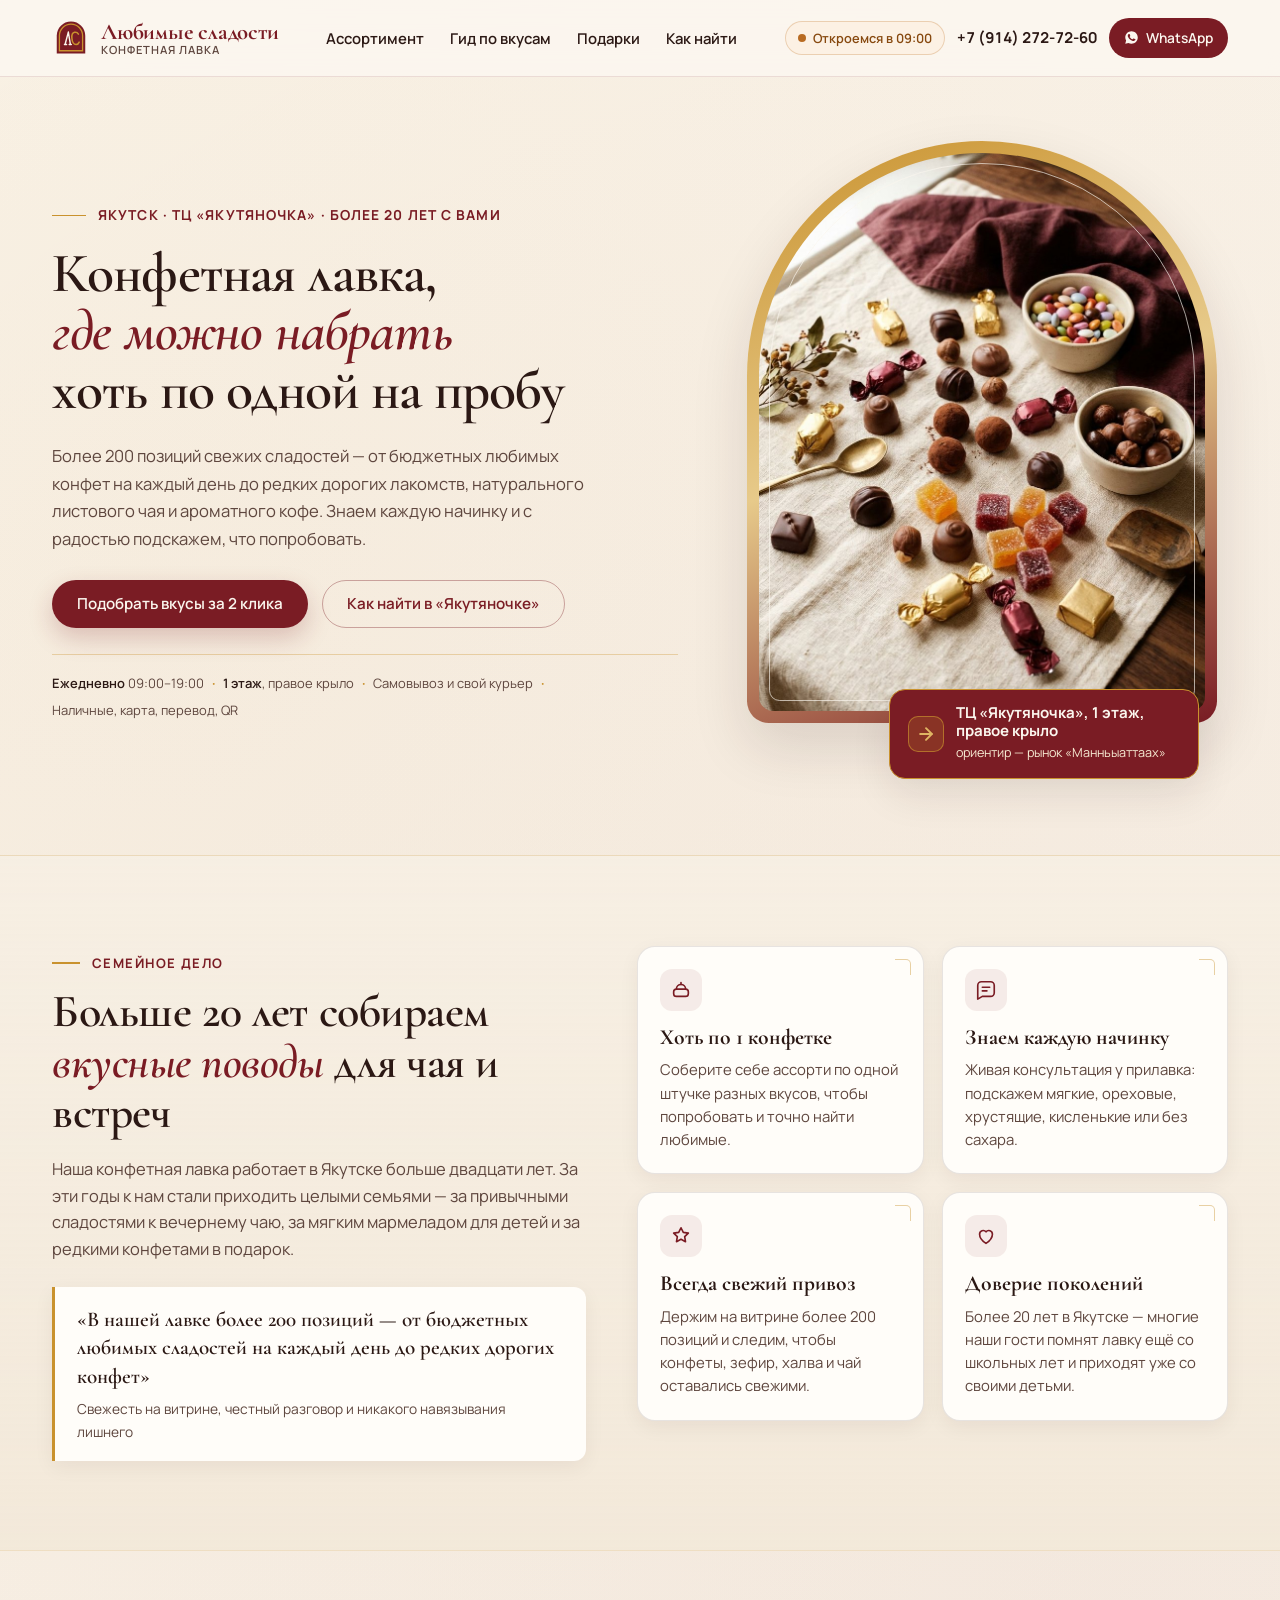
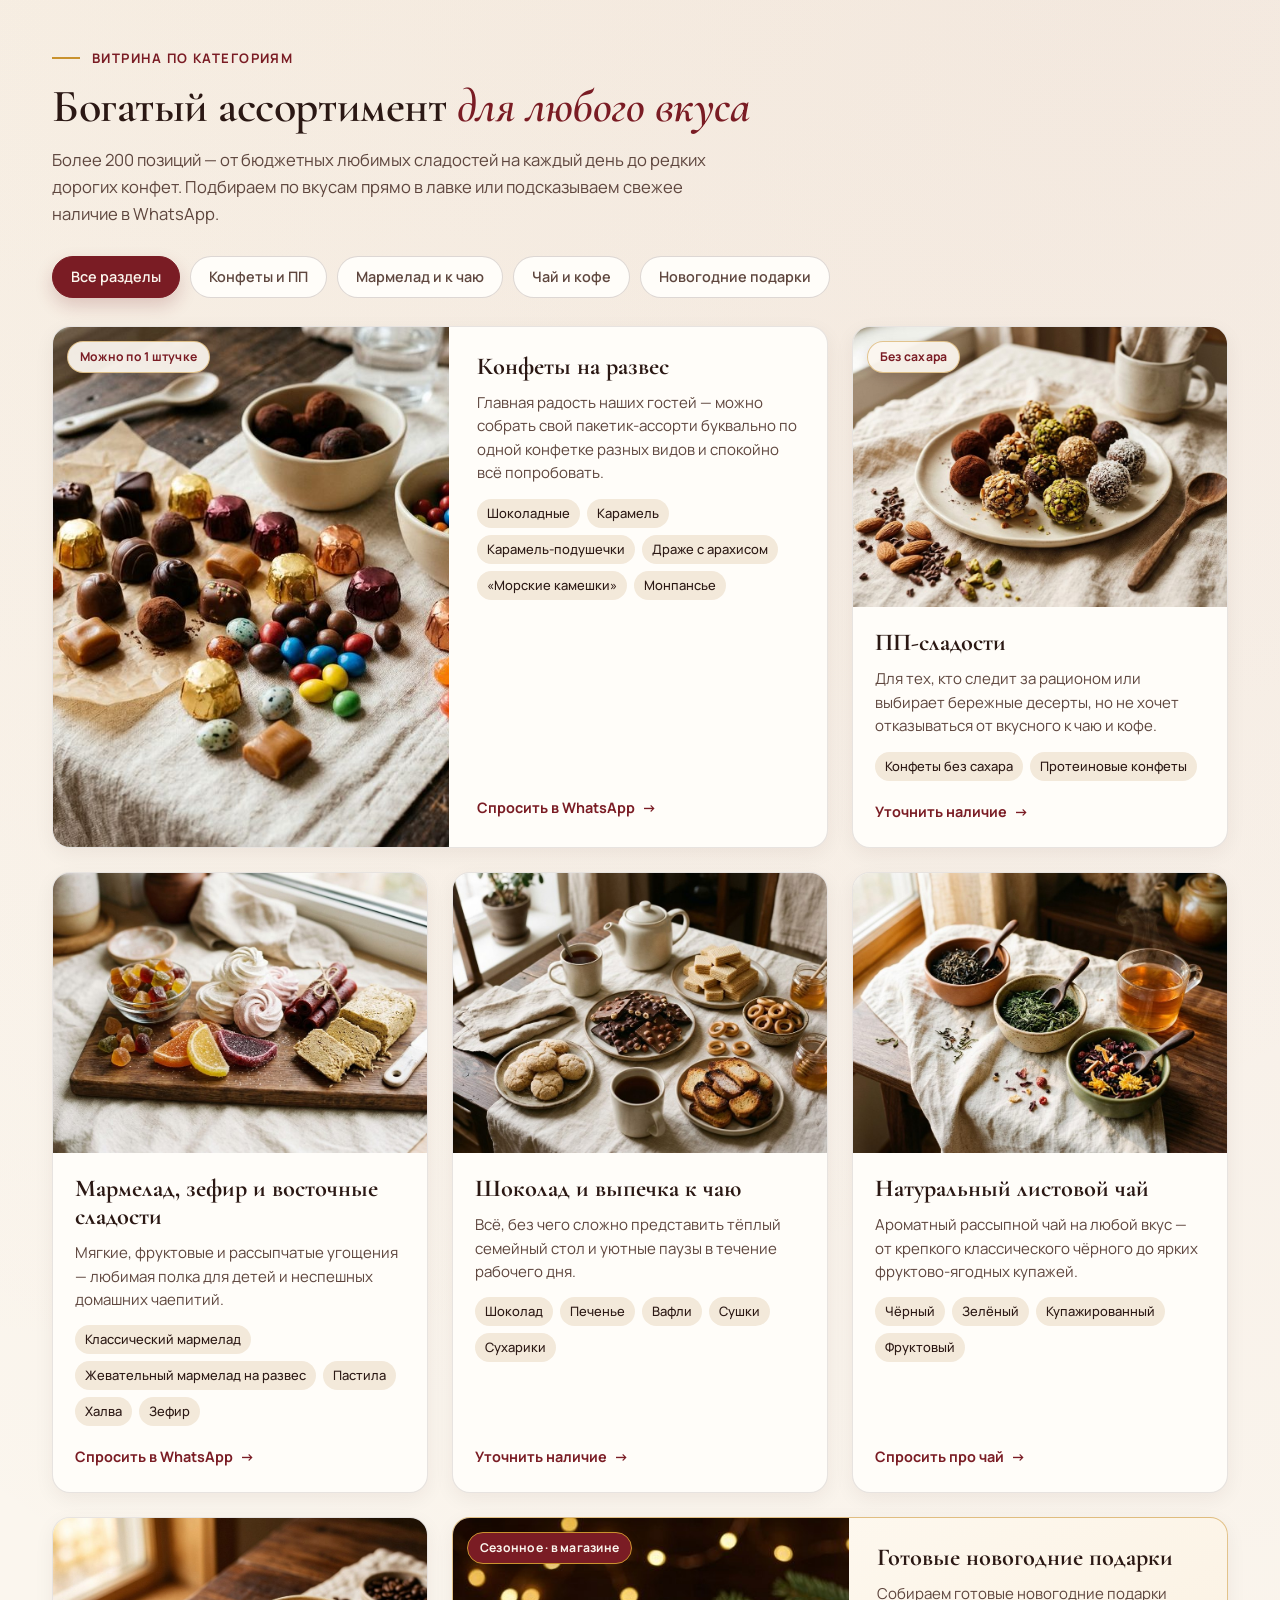
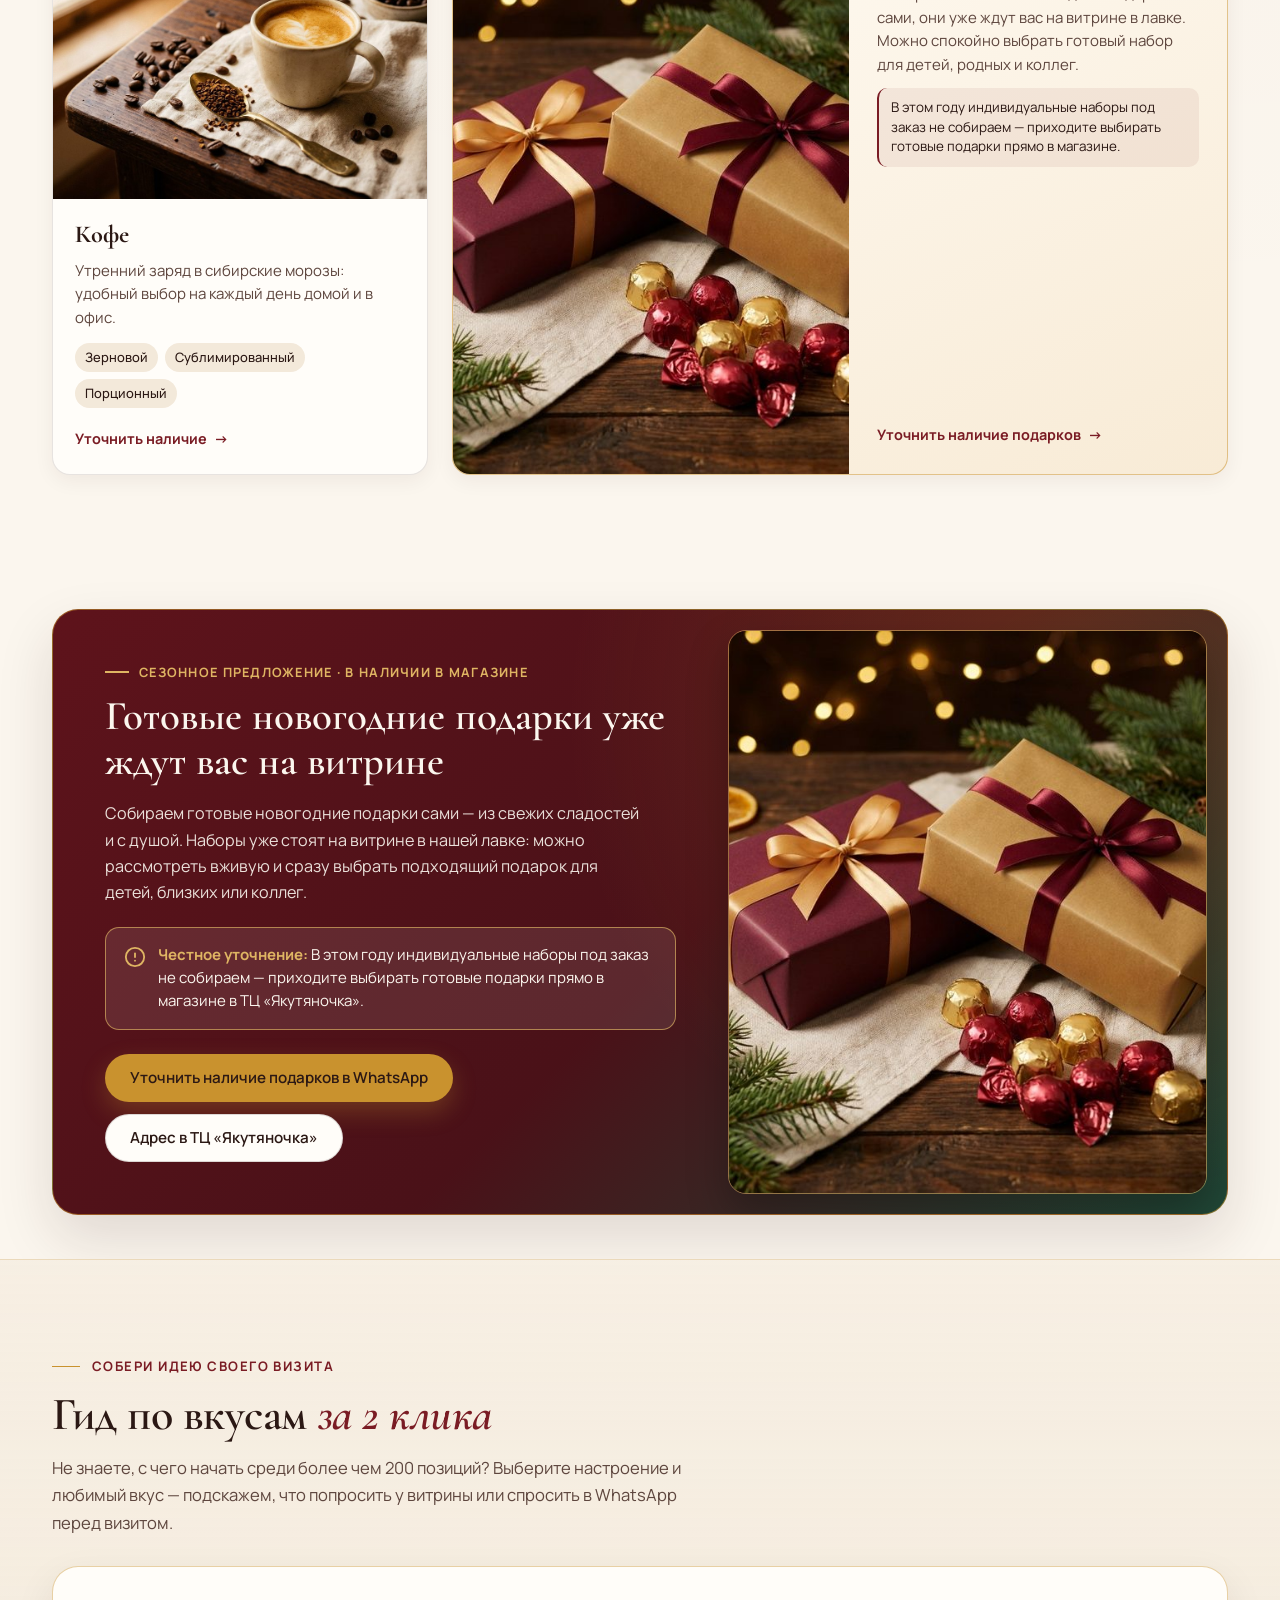
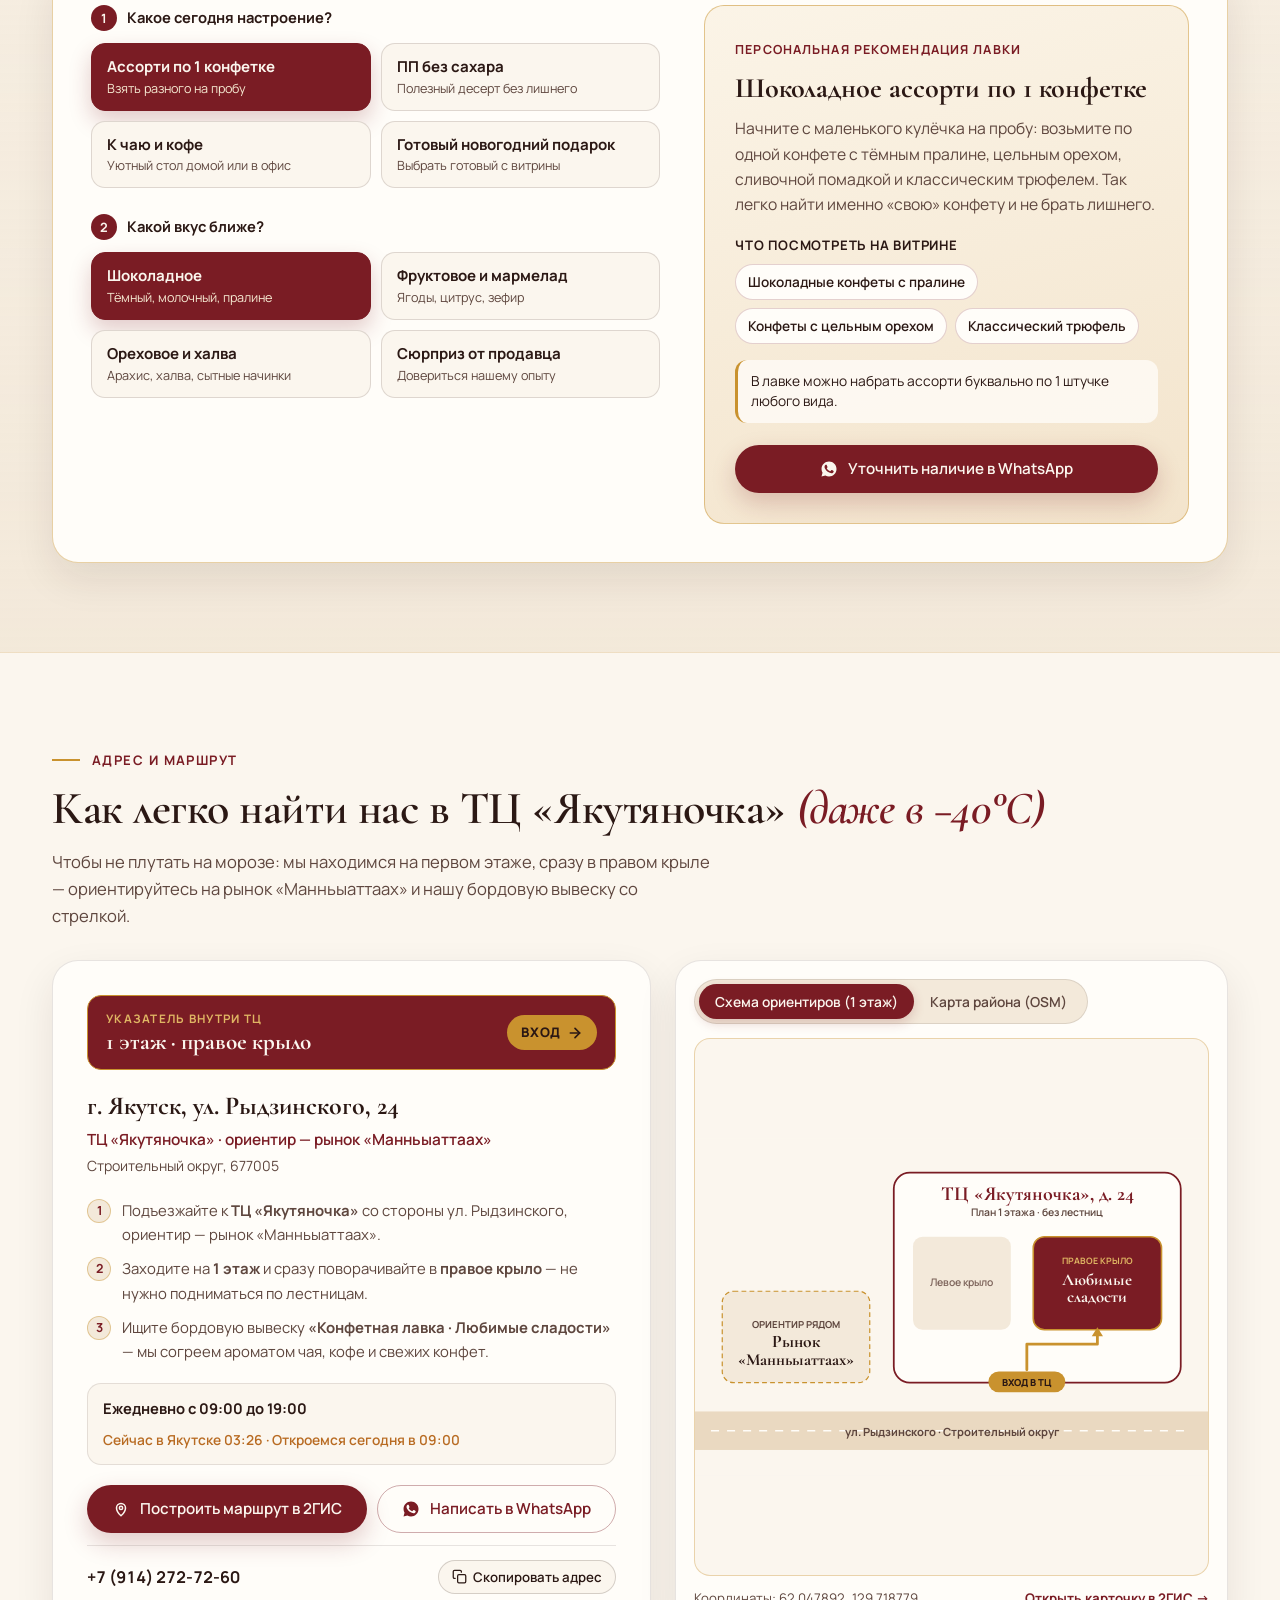
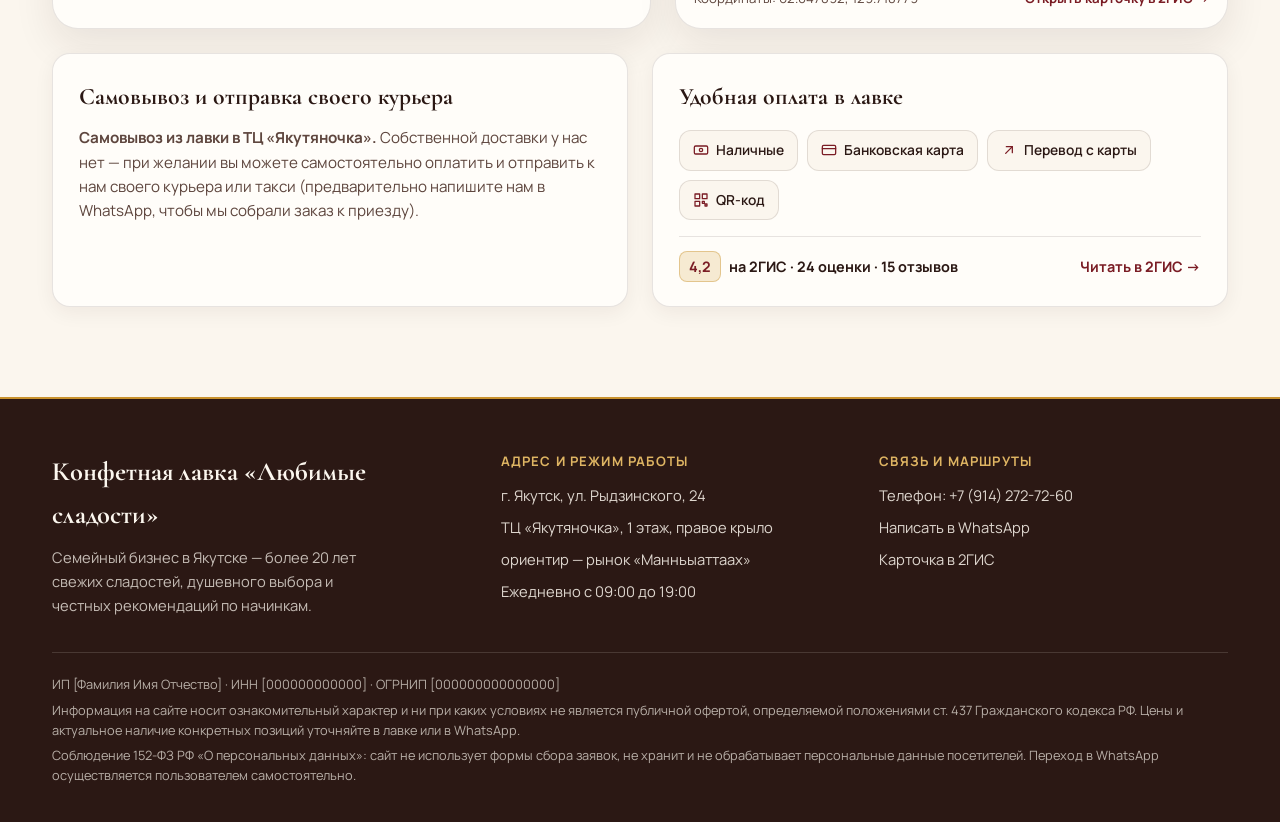
<file: site/index.html>
<!DOCTYPE html>
<html lang="ru">
<head>
  <meta charset="UTF-8">
  <meta name="viewport" content="width=device-width, initial-scale=1.0">
  <title>Любимые сладости — конфетная лавка в Якутске (более 20 лет)</title>
  <meta name="description" content="Семейная конфетная лавка «Любимые сладости» в Якутске, ТЦ «Якутяночка», 1 этаж, правое крыло. Более 200 позиций свежих конфет, мармелада, зефира, листового чая и кофе. Можно набрать ассорти хоть по 1 конфетке на пробу.">
  <meta property="og:title" content="Конфетная лавка «Любимые сладости» — Якутск">
  <meta property="og:description" content="Более 20 лет в Якутске. Более 200 позиций — от бюджетных любимых сладостей на каждый день до редких дорогих конфет. Ежедневно с 09:00 до 19:00 в ТЦ «Якутяночка».">
  <meta property="og:type" content="website">
  <meta name="theme-color" content="#7A1C24">
  <link rel="icon" type="image/svg+xml" href="images/favicon.svg">
  <link rel="preconnect" href="https://fonts.googleapis.com">
  <link rel="preconnect" href="https://fonts.gstatic.com" crossorigin>
  <link href="https://fonts.googleapis.com/css2?family=Cormorant+Garamond:ital,wght@0,500;0,600;0,700;1,500;1,600&family=Manrope:wght@400;500;600;700;800&display=swap" rel="stylesheet">
  <link rel="stylesheet" href="css/styles.css">
</head>
<body id="top">
  <!-- =====================================================================
       ЕДИНЫЕ НАСТРОЙКИ САЙТА (SITE_CONFIG)
       Чтобы обновить телефон, график работы, реквизиты или отключить
       сезонный блок про новогодние подарки, достаточно поменять строки здесь.
       ===================================================================== -->
  <script>
    window.SITE_CONFIG = {
      shopName: 'Любимые сладости',
      shopSubtitle: 'Конфетная лавка',
      phoneDisplay: '+7 (914) 272-72-60',
      phoneRaw: '+79142727260',
      whatsappNumber: '79142727260',
      whatsappDefaultText: 'Здравствуйте! Подскажите, пожалуйста, по ассортименту в конфетной лавке «Любимые сладости».',
      addressShort: 'г. Якутск, ул. Рыдзинского, 24',
      mallInfo: 'ТЦ «Якутяночка», 1 этаж, правое крыло',
      landmark: 'ориентир — рынок «Манньыаттаах»',
      postalInfo: 'Строительный округ, 677005',
      coords: { lat: 62.047892, lon: 129.718779 },
      twoGisUrl: 'https://2gis.ru/yakutsk/geo/70000001030713332',
      twoGisRating: '4,2',
      twoGisStats: '24 оценки · 15 отзывов',
      schedule: {
        timezone: 'Asia/Yakutsk',
        openHour: 9,
        openMinute: 0,
        closeHour: 19,
        closeMinute: 0,
        text: 'Ежедневно с 09:00 до 19:00'
      },
      seasonal: {
        enabled: true, // Поставьте false, чтобы скрыть новогодний блок вне сезона
        badge: 'Сезонное предложение · в наличии в магазине',
        title: 'Готовые новогодние подарки уже ждут вас на витрине',
        description: 'Собираем готовые новогодние подарки сами — из свежих сладостей и с душой. Наборы уже стоят на витрине в нашей лавке: можно рассмотреть вживую и сразу выбрать подходящий подарок для детей, близких или коллег.',
        honestNote: 'В этом году индивидуальные наборы под заказ не собираем — приходите выбирать готовые подарки прямо в магазине в ТЦ «Якутяночка».',
        whatsappText: 'Здравствуйте! Подскажите, пожалуйста, какие готовые новогодние подарки сейчас есть на витрине?'
      },
      legal: {
        owner: 'ИП [Фамилия Имя Отчество]',
        inn: 'ИНН [000000000000]',
        ogrnip: 'ОГРНИП [000000000000000]'
      }
    };
  </script>

  <!-- Шапка: строго в 1 строку на десктопе -->
  <header class="site-header">
    <div class="container header-inner">
      <a class="brand" href="#top" aria-label="Конфетная лавка «Любимые сладости» — наверх">
        <svg class="brand-mark" viewBox="0 0 64 64" fill="none" aria-hidden="true">
          <path d="M8 58V28C8 14.745 18.745 4 32 4C45.255 4 56 14.745 56 28V58H8Z" fill="#7A1C24"/>
          <path d="M12.5 53.5V28C12.5 17.23 21.23 8.5 32 8.5C42.77 8.5 51.5 17.23 51.5 28V53.5H12.5Z" stroke="#C9922E" stroke-width="2.2"/>
          <path d="M22 43L27.5 22L31 43M21 43H24.5M29 43H32.5" stroke="#FBF6EE" stroke-width="2.4" stroke-linecap="round" stroke-linejoin="round"/>
          <path d="M44.5 25.5C43 23 40.5 22 38 22.5C34.5 23.2 33 27 33.5 32.5C34 38.5 36.5 43 40.5 43C43 43 44.8 41.5 45.8 39" stroke="#C9922E" stroke-width="2.6" stroke-linecap="round"/>
        </svg>
        <span class="brand-text">
          <span class="brand-title" data-config-text="shopName">Любимые сладости</span>
          <span class="brand-subtitle" data-config-text="shopSubtitle">Конфетная лавка</span>
        </span>
      </a>

      <nav class="main-nav" aria-label="Разделы сайта">
        <a href="#assortment">Ассортимент</a>
        <a href="#taste-guide">Гид по вкусам</a>
        <a href="#gifts" data-seasonal-el>Подарки</a>
        <a href="#find-us">Как найти</a>
      </nav>

      <div class="header-actions">
        <span class="status-pill is-open" data-live-status="compact" aria-live="polite">
          <span class="status-pill__dot" aria-hidden="true"></span>
          <span class="status-pill__text">Открыто · до 19:00</span>
        </span>

        <a class="header-phone" href="tel:+79142727260" data-phone-link data-phone-display>+7 (914) 272-72-60</a>

        <a class="btn-wa-compact" href="https://wa.me/79142727260" target="_blank" rel="noopener noreferrer" data-wa-link>
          <svg viewBox="0 0 24 24" fill="currentColor" aria-hidden="true">
            <path d="M12.03 2C6.51 2 2.04 6.47 2.04 11.99c0 1.76.46 3.48 1.34 5L2 22l5.15-1.35a9.95 9.95 0 0 0 4.88 1.26h.01c5.52 0 9.99-4.47 9.99-9.99C22.03 6.47 17.55 2 12.03 2Zm5.82 14.18c-.24.68-1.42 1.3-1.98 1.38-.51.07-1.15.11-1.86-.12-.43-.14-.98-.32-1.69-.63-2.98-1.29-4.92-4.29-5.07-4.49-.15-.2-1.21-1.61-1.21-3.07 0-1.46.76-2.18 1.03-2.48.27-.3.59-.38.79-.38.2 0 .39 0 .56.01.18.01.42-.07.66.5.24.59.84 2.04.91 2.19.07.15.12.33.02.53-.1.2-.15.33-.3.5-.15.18-.32.39-.45.53-.15.15-.31.31-.13.61.18.3.79 1.31 1.7 2.12 1.17 1.04 2.15 1.36 2.45 1.51.3.15.48.13.66-.08.18-.2.76-.88.96-1.18.2-.3.4-.25.68-.15.27.1 1.74.82 2.04.97.3.15.5.22.57.35.08.13.08.73-.16 1.41Z"/>
          </svg>
          <span>WhatsApp</span>
        </a>

        <button class="menu-toggle" id="menuToggle" type="button" aria-label="Открыть меню" aria-expanded="false" aria-controls="mobileDrawer">
          <svg width="22" height="22" viewBox="0 0 24 24" fill="none" stroke="currentColor" stroke-width="2" stroke-linecap="round" aria-hidden="true">
            <line x1="4" y1="7" x2="20" y2="7"/>
            <line x1="4" y1="12" x2="20" y2="12"/>
            <line x1="4" y1="17" x2="20" y2="17"/>
          </svg>
        </button>
      </div>
    </div>

    <div class="mobile-drawer" id="mobileDrawer">
      <div class="container">
        <nav class="mobile-drawer__nav" aria-label="Мобильное меню">
          <a href="#assortment">Ассортимент</a>
          <a href="#taste-guide">Гид по вкусам</a>
          <a href="#gifts" data-seasonal-el>Готовые новогодние подарки</a>
          <a href="#find-us">Как найти в ТЦ «Якутяночка»</a>
        </nav>
        <div class="mobile-drawer__meta">
          <a class="header-phone" href="tel:+79142727260" data-phone-link data-phone-display>+7 (914) 272-72-60</a>
          <a class="btn btn--primary" href="https://wa.me/79142727260" target="_blank" rel="noopener noreferrer" data-wa-link>Написать в WhatsApp</a>
        </div>
      </div>
    </div>
  </header>

  <main>
    <!-- ===================================================================
         HERO: Тёплый журнальный первый экран (вдохновлён вывеской)
         =================================================================== -->
    <section class="hero">
      <div class="container hero-grid">
        <div class="hero-content">
          <div class="hero-eyebrow">Якутск · ТЦ «Якутяночка» · Более 20 лет с вами</div>
          <h1 class="hero-title">
            Конфетная лавка,<br>
            <em>где можно набрать</em><br>
            хоть по одной на пробу
          </h1>
          <p class="hero-desc">
            Более 200 позиций свежих сладостей — от бюджетных любимых конфет на каждый день до редких дорогих лакомств, натурального листового чая и ароматного кофе. Знаем каждую начинку и с радостью подскажем, что попробовать.
          </p>
          <div class="hero-actions">
            <a class="btn btn--primary" href="#taste-guide">
              Подобрать вкусы за 2 клика
            </a>
            <a class="btn btn--outline" href="#find-us">
              Как найти в «Якутяночке»
            </a>
          </div>
          <div class="hero-facts" aria-label="Главные факты о лавке">
            <span><strong>Ежедневно</strong> 09:00–19:00</span>
            <span class="hero-facts__sep" aria-hidden="true">·</span>
            <span><strong>1 этаж</strong>, правое крыло</span>
            <span class="hero-facts__sep" aria-hidden="true">·</span>
            <span>Самовывоз и свой курьер</span>
            <span class="hero-facts__sep" aria-hidden="true">·</span>
            <span>Наличные, карта, перевод, QR</span>
          </div>
        </div>

        <div class="hero-visual">
          <div class="hero-arch">
            <div class="hero-arch__inner">
              <img src="images/hero-sweets.jpg" alt="Россыпь свежих шоколадных конфет, мармелада и драже на льняной скатерти в конфетной лавке «Любимые сладости»" width="900" height="1125" fetchpriority="high">
            </div>
          </div>
          <div class="hero-signpost">
            <span class="hero-signpost__arrow" aria-hidden="true">
              <svg width="20" height="20" viewBox="0 0 24 24" fill="none" stroke="currentColor" stroke-width="2.3" stroke-linecap="round" stroke-linejoin="round">
                <line x1="5" y1="12" x2="19" y2="12"/>
                <polyline points="12 5 19 12 12 19"/>
              </svg>
            </span>
            <span>
              <span class="hero-signpost__title" data-config-text="mallInfo">ТЦ «Якутяночка», 1 этаж, правое крыло</span>
              <span class="hero-signpost__sub" data-config-text="landmark">ориентир — рынок «Манньыаттаах»</span>
            </span>
          </div>
        </div>
      </div>
    </section>

    <!-- ===================================================================
         О ЛАВКЕ: Семейная традиция в Якутске (без шаблонных 3 цифр)
         =================================================================== -->
    <section class="section section--alt" id="about">
      <div class="container about-grid">
        <div>
          <span class="section-kicker">Семейное дело</span>
          <h2 class="section-title">Больше 20 лет собираем <em>вкусные поводы</em> для чая и встреч</h2>
          <p class="about-story">
            Наша конфетная лавка работает в Якутске больше двадцати лет. За эти годы к нам стали приходить целыми семьями — за привычными сладостями к вечернему чаю, за мягким мармеладом для детей и за редкими конфетами в подарок.
          </p>
          <blockquote class="about-quote">
            <p>«В нашей лавке более 200 позиций — от бюджетных любимых сладостей на каждый день до редких дорогих конфет»</p>
            <span>Свежесть на витрине, честный разговор и никакого навязывания лишнего</span>
          </blockquote>
        </div>

        <div class="traditions-grid">
          <article class="tradition-card">
            <div class="tradition-card__icon" aria-hidden="true">
              <svg viewBox="0 0 24 24" fill="none" stroke="currentColor" stroke-width="1.8" stroke-linecap="round" stroke-linejoin="round">
                <path d="M7 11c0-3 2.2-5 5-5s5 2 5 5"/>
                <rect x="4" y="11" width="16" height="8" rx="3"/>
                <path d="M12 6V4"/>
              </svg>
            </div>
            <h3>Хоть по 1 конфетке</h3>
            <p>Соберите себе ассорти по одной штучке разных вкусов, чтобы попробовать и точно найти любимые.</p>
          </article>

          <article class="tradition-card">
            <div class="tradition-card__icon" aria-hidden="true">
              <svg viewBox="0 0 24 24" fill="none" stroke="currentColor" stroke-width="1.8" stroke-linecap="round" stroke-linejoin="round">
                <path d="M21 15a4 4 0 0 1-4 4H8l-5 3V7a4 4 0 0 1 4-4h10a4 4 0 0 1 4 4v8Z"/>
                <path d="M8 9h8M8 13h5"/>
              </svg>
            </div>
            <h3>Знаем каждую начинку</h3>
            <p>Живая консультация у прилавка: подскажем мягкие, ореховые, хрустящие, кисленькие или без сахара.</p>
          </article>

          <article class="tradition-card">
            <div class="tradition-card__icon" aria-hidden="true">
              <svg viewBox="0 0 24 24" fill="none" stroke="currentColor" stroke-width="1.8" stroke-linecap="round" stroke-linejoin="round">
                <path d="M12 3l2.5 5 5.5.8-4 3.9.9 5.5-4.9-2.6-4.9 2.6.9-5.5-4-3.9 5.5-.8L12 3Z"/>
              </svg>
            </div>
            <h3>Всегда свежий привоз</h3>
            <p>Держим на витрине более 200 позиций и следим, чтобы конфеты, зефир, халва и чай оставались свежими.</p>
          </article>

          <article class="tradition-card">
            <div class="tradition-card__icon" aria-hidden="true">
              <svg viewBox="0 0 24 24" fill="none" stroke="currentColor" stroke-width="1.8" stroke-linecap="round" stroke-linejoin="round">
                <path d="M12 20s-7-4.5-7-10a4 4 0 0 1 7-2.6A4 4 0 0 1 19 10c0 5.5-7 10-7 10Z"/>
              </svg>
            </div>
            <h3>Доверие поколений</h3>
            <p>Более 20 лет в Якутске — многие наши гости помнят лавку ещё со школьных лет и приходят уже со своими детьми.</p>
          </article>
        </div>
      </div>
    </section>

    <!-- ===================================================================
         АССОРТИМЕНТ: 7 аппетитных категорий без брендов и ценников
         =================================================================== -->
    <section class="section" id="assortment">
      <div class="container">
        <div class="assortment-head">
          <div>
            <span class="section-kicker">Витрина по категориям</span>
            <h2 class="section-title">Богатый ассортимент <em>для любого вкуса</em></h2>
            <p class="section-lead">
              Более 200 позиций — от бюджетных любимых сладостей на каждый день до редких дорогих конфет. Подбираем по вкусам прямо в лавке или подсказываем свежее наличие в WhatsApp.
            </p>
          </div>
        </div>

        <div class="filter-tabs" role="group" aria-label="Фильтр категорий ассортимента">
          <button class="filter-tab is-active" type="button" data-filter="all" aria-pressed="true">Все разделы</button>
          <button class="filter-tab" type="button" data-filter="candies" aria-pressed="false">Конфеты и ПП</button>
          <button class="filter-tab" type="button" data-filter="tea-snacks" aria-pressed="false">Мармелад и к чаю</button>
          <button class="filter-tab" type="button" data-filter="drinks" aria-pressed="false">Чай и кофе</button>
          <button class="filter-tab" type="button" data-filter="gifts" aria-pressed="false" data-seasonal-el>Новогодние подарки</button>
        </div>

        <div class="catalog-grid" id="catalogGrid">
          <!-- 1. Конфеты на развес (широкая акцентная карточка) -->
          <article class="catalog-card catalog-card--wide" data-group="candies">
            <div class="catalog-card__media">
              <img src="images/cat-candies.jpg" alt="Ассорти конфет на развес: шоколадные конфеты, карамель, драже и монпансье" width="900" height="675" decoding="async">
              <span class="catalog-card__badge">Можно по 1 штучке</span>
            </div>
            <div class="catalog-card__body">
              <h3 class="catalog-card__title">Конфеты на развес</h3>
              <p class="catalog-card__desc">
                Главная радость наших гостей — можно собрать свой пакетик-ассорти буквально по одной конфетке разных видов и спокойно всё попробовать.
              </p>
              <ul class="catalog-card__items">
                <li>Шоколадные</li>
                <li>Карамель</li>
                <li>Карамель-подушечки</li>
                <li>Драже с арахисом</li>
                <li>«Морские камешки»</li>
                <li>Монпансье</li>
              </ul>
              <div class="catalog-card__footer">
                <a class="catalog-card__link" href="https://wa.me/79142727260" target="_blank" rel="noopener noreferrer" data-wa-link data-wa-text="Здравствуйте! Подскажите, что свежего есть сейчас из конфет на развес?">
                  Спросить в WhatsApp <span aria-hidden="true">→</span>
                </a>
              </div>
            </div>
          </article>

          <!-- 2. ПП-сладости -->
          <article class="catalog-card" data-group="candies">
            <div class="catalog-card__media">
              <img src="images/cat-sugarfree.jpg" alt="ПП-сладости: конфеты без сахара и протеиновые конфеты с орехами и какао" width="900" height="675" decoding="async">
              <span class="catalog-card__badge">Без сахара</span>
            </div>
            <div class="catalog-card__body">
              <h3 class="catalog-card__title">ПП-сладости</h3>
              <p class="catalog-card__desc">
                Для тех, кто следит за рационом или выбирает бережные десерты, но не хочет отказываться от вкусного к чаю и кофе.
              </p>
              <ul class="catalog-card__items">
                <li>Конфеты без сахара</li>
                <li>Протеиновые конфеты</li>
              </ul>
              <div class="catalog-card__footer">
                <a class="catalog-card__link" href="https://wa.me/79142727260" target="_blank" rel="noopener noreferrer" data-wa-link data-wa-text="Здравствуйте! Подскажите, какие конфеты без сахара и протеиновые конфеты есть сейчас в наличии?">
                  Уточнить наличие <span aria-hidden="true">→</span>
                </a>
              </div>
            </div>
          </article>

          <!-- 3. Мармелад, зефир и восточные сладости -->
          <article class="catalog-card" data-group="tea-snacks">
            <div class="catalog-card__media">
              <img src="images/cat-marmalade.jpg" alt="Мармелад, жевательный мармелад, воздушный зефир, пастила и халва" width="900" height="675" decoding="async">
            </div>
            <div class="catalog-card__body">
              <h3 class="catalog-card__title">Мармелад, зефир и восточные сладости</h3>
              <p class="catalog-card__desc">
                Мягкие, фруктовые и рассыпчатые угощения — любимая полка для детей и неспешных домашних чаепитий.
              </p>
              <ul class="catalog-card__items">
                <li>Классический мармелад</li>
                <li>Жевательный мармелад на развес</li>
                <li>Пастила</li>
                <li>Халва</li>
                <li>Зефир</li>
              </ul>
              <div class="catalog-card__footer">
                <a class="catalog-card__link" href="https://wa.me/79142727260" target="_blank" rel="noopener noreferrer" data-wa-link data-wa-text="Здравствуйте! Подскажите по свежему мармеладу, зефиру, пастиле и халве.">
                  Спросить в WhatsApp <span aria-hidden="true">→</span>
                </a>
              </div>
            </div>
          </article>

          <!-- 4. Шоколад и выпечка к чаю -->
          <article class="catalog-card" data-group="tea-snacks">
            <div class="catalog-card__media">
              <img src="images/cat-bakery.jpg" alt="Плиточный шоколад, печенье, хрустящие вафли, сушки и сухарики к чаю" width="900" height="675" decoding="async">
            </div>
            <div class="catalog-card__body">
              <h3 class="catalog-card__title">Шоколад и выпечка к чаю</h3>
              <p class="catalog-card__desc">
                Всё, без чего сложно представить тёплый семейный стол и уютные паузы в течение рабочего дня.
              </p>
              <ul class="catalog-card__items">
                <li>Шоколад</li>
                <li>Печенье</li>
                <li>Вафли</li>
                <li>Сушки</li>
                <li>Сухарики</li>
              </ul>
              <div class="catalog-card__footer">
                <a class="catalog-card__link" href="https://wa.me/79142727260" target="_blank" rel="noopener noreferrer" data-wa-link data-wa-text="Здравствуйте! Подскажите, какие печенье, вафли и шоколад есть сегодня к чаю?">
                  Уточнить наличие <span aria-hidden="true">→</span>
                </a>
              </div>
            </div>
          </article>

          <!-- 5. Натуральный листовой чай -->
          <article class="catalog-card" data-group="drinks">
            <div class="catalog-card__media">
              <img src="images/cat-tea.jpg" alt="Натуральный листовой чай: чёрный, зелёный и фруктовый купаж" width="900" height="675" decoding="async">
            </div>
            <div class="catalog-card__body">
              <h3 class="catalog-card__title">Натуральный листовой чай</h3>
              <p class="catalog-card__desc">
                Ароматный рассыпной чай на любой вкус — от крепкого классического чёрного до ярких фруктово-ягодных купажей.
              </p>
              <ul class="catalog-card__items">
                <li>Чёрный</li>
                <li>Зелёный</li>
                <li>Купажированный</li>
                <li>Фруктовый</li>
              </ul>
              <div class="catalog-card__footer">
                <a class="catalog-card__link" href="https://wa.me/79142727260" target="_blank" rel="noopener noreferrer" data-wa-link data-wa-text="Здравствуйте! Подскажите по натуральному листовому чаю — какие вкусы сейчас в наличии?">
                  Спросить про чай <span aria-hidden="true">→</span>
                </a>
              </div>
            </div>
          </article>

          <!-- 6. Кофе -->
          <article class="catalog-card catalog-card--coffee" data-group="drinks">
            <div class="catalog-card__media">
              <img src="images/cat-coffee.jpg" alt="Кофе в зёрнах, сублимированный кофе и чашка свежего кофе" width="900" height="675" decoding="async">
            </div>
            <div class="catalog-card__body">
              <h3 class="catalog-card__title">Кофе</h3>
              <p class="catalog-card__desc">
                Утренний заряд в сибирские морозы: удобный выбор на каждый день домой и в офис.
              </p>
              <ul class="catalog-card__items">
                <li>Зерновой</li>
                <li>Сублимированный</li>
                <li>Порционный</li>
              </ul>
              <div class="catalog-card__footer">
                <a class="catalog-card__link" href="https://wa.me/79142727260" target="_blank" rel="noopener noreferrer" data-wa-link data-wa-text="Здравствуйте! Подскажите, какой зерновой, сублимированный и порционный кофе есть в наличии?">
                  Уточнить наличие <span aria-hidden="true">→</span>
                </a>
              </div>
            </div>
          </article>

          <!-- 7. Сезонное: готовые новогодние подарки (широкая акцентная карточка) -->
          <article class="catalog-card catalog-card--wide catalog-card--seasonal" data-group="gifts" data-seasonal-el>
            <div class="catalog-card__media">
              <img src="images/seasonal-gifts.jpg" alt="Готовые новогодние подарки в бордовой и золотой упаковке со свежими конфетами" width="900" height="675" decoding="async">
              <span class="catalog-card__badge">Сезонное · в магазине</span>
            </div>
            <div class="catalog-card__body">
              <h3 class="catalog-card__title">Готовые новогодние подарки</h3>
              <p class="catalog-card__desc">
                Собираем готовые новогодние подарки сами, они уже ждут вас на витрине в лавке. Можно спокойно выбрать готовый набор для детей, родных и коллег.
              </p>
              <p class="catalog-card__note">
                В этом году индивидуальные наборы под заказ не собираем — приходите выбирать готовые подарки прямо в магазине.
              </p>
              <div class="catalog-card__footer">
                <a class="catalog-card__link" href="https://wa.me/79142727260" target="_blank" rel="noopener noreferrer" data-wa-link data-wa-text="Здравствуйте! Подскажите, какие готовые новогодние подарки сейчас есть на витрине в магазине?">
                  Уточнить наличие подарков <span aria-hidden="true">→</span>
                </a>
              </div>
            </div>
          </article>
        </div>
      </div>
    </section>

    <!-- ===================================================================
         ВЫДЕЛЕННЫЙ СЕЗОННЫЙ БЛОК: Готовые новогодние подарки
         =================================================================== -->
    <section class="gifts-section" id="gifts" data-seasonal-el>
      <div class="container">
        <div class="gifts-banner">
          <div class="gifts-banner__content">
            <span class="gifts-banner__kicker" data-config-text="seasonal.badge">Сезонное предложение · в наличии в магазине</span>
            <h2 class="gifts-banner__title" data-config-text="seasonal.title">Готовые новогодние подарки уже ждут вас на витрине</h2>
            <p class="gifts-banner__desc" data-config-text="seasonal.description">
              Собираем готовые новогодние подарки сами — из свежих сладостей и с душой. Наборы уже стоят на витрине в нашей лавке: можно рассмотреть вживую и сразу выбрать подходящий подарок для детей, близких или коллег.
            </p>
            <div class="honest-callout">
              <svg viewBox="0 0 24 24" fill="none" stroke="currentColor" stroke-width="2" stroke-linecap="round" stroke-linejoin="round" aria-hidden="true">
                <circle cx="12" cy="12" r="10"/>
                <line x1="12" y1="8" x2="12" y2="12"/>
                <line x1="12" y1="16" x2="12.01" y2="16"/>
              </svg>
              <p>
                <strong>Честное уточнение:</strong> <span data-config-text="seasonal.honestNote">В этом году индивидуальные наборы под заказ не собираем — приходите выбирать готовые подарки прямо в магазине в ТЦ «Якутяночка».</span>
              </p>
            </div>
            <div class="gifts-banner__actions">
              <a class="btn btn--gold" href="https://wa.me/79142727260" target="_blank" rel="noopener noreferrer" data-wa-link data-wa-text="Здравствуйте! Подскажите, пожалуйста, какие готовые новогодние подарки сейчас есть на витрине?">
                Уточнить наличие подарков в WhatsApp
              </a>
              <a class="btn btn--surface" href="#find-us">
                Адрес в ТЦ «Якутяночка»
              </a>
            </div>
          </div>

          <div class="gifts-banner__media">
            <div class="gifts-banner__frame">
              <img src="images/seasonal-gifts.jpg" alt="Праздничные готовые новогодние подарки в лавке «Любимые сладости»" width="900" height="675" decoding="async">
            </div>
          </div>
        </div>
      </div>
    </section>

    <!-- ===================================================================
         ИНТЕРАКТИВНАЯ ФИШКА №1: Гид по вкусам за 2 клика
         =================================================================== -->
    <section class="section section--alt" id="taste-guide">
      <div class="container">
        <span class="section-kicker">Собери идею своего визита</span>
        <h2 class="section-title">Гид по вкусам <em>за 2 клика</em></h2>
        <p class="section-lead">
          Не знаете, с чего начать среди более чем 200 позиций? Выберите настроение и любимый вкус — подскажем, что попросить у витрины или спросить в WhatsApp перед визитом.
        </p>

        <div class="guide-shell">
          <div class="guide-controls">
            <div class="guide-step">
              <div class="guide-step__label">
                <span class="guide-step__num">1</span>
                <span>Какое сегодня настроение?</span>
              </div>
              <div class="guide-options" id="moodChoices" role="radiogroup" aria-label="Выберите настроение визита">
                <button class="guide-choice is-selected" type="button" role="radio" aria-checked="true" data-value="assorti">
                  <span class="guide-choice__title">Ассорти по 1 конфетке</span>
                  <span class="guide-choice__hint">Взять разного на пробу</span>
                </button>
                <button class="guide-choice" type="button" role="radio" aria-checked="false" data-value="pp">
                  <span class="guide-choice__title">ПП без сахара</span>
                  <span class="guide-choice__hint">Полезный десерт без лишнего</span>
                </button>
                <button class="guide-choice" type="button" role="radio" aria-checked="false" data-value="tea_coffee">
                  <span class="guide-choice__title">К чаю и кофе</span>
                  <span class="guide-choice__hint">Уютный стол домой или в офис</span>
                </button>
                <button class="guide-choice" type="button" role="radio" aria-checked="false" data-value="gift" data-seasonal-el>
                  <span class="guide-choice__title">Готовый новогодний подарок</span>
                  <span class="guide-choice__hint">Выбрать готовый с витрины</span>
                </button>
              </div>
            </div>

            <div class="guide-step">
              <div class="guide-step__label">
                <span class="guide-step__num">2</span>
                <span>Какой вкус ближе?</span>
              </div>
              <div class="guide-options" id="flavorChoices" role="radiogroup" aria-label="Выберите любимый вкус">
                <button class="guide-choice is-selected" type="button" role="radio" aria-checked="true" data-value="chocolate">
                  <span class="guide-choice__title">Шоколадное</span>
                  <span class="guide-choice__hint">Тёмный, молочный, пралине</span>
                </button>
                <button class="guide-choice" type="button" role="radio" aria-checked="false" data-value="fruit">
                  <span class="guide-choice__title">Фруктовое и мармелад</span>
                  <span class="guide-choice__hint">Ягоды, цитрус, зефир</span>
                </button>
                <button class="guide-choice" type="button" role="radio" aria-checked="false" data-value="nut">
                  <span class="guide-choice__title">Ореховое и халва</span>
                  <span class="guide-choice__hint">Арахис, халва, сытные начинки</span>
                </button>
                <button class="guide-choice" type="button" role="radio" aria-checked="false" data-value="surprise">
                  <span class="guide-choice__title">Сюрприз от продавца</span>
                  <span class="guide-choice__hint">Довериться нашему опыту</span>
                </button>
              </div>
            </div>
          </div>

          <div class="guide-result" id="tasteResult" aria-live="polite">
            <div>
              <span class="guide-result__eyebrow">Персональная рекомендация лавки</span>
              <h3 class="guide-result__title" id="guideResultTitle">Шоколадное ассорти по 1 конфетке</h3>
              <p class="guide-result__text" id="guideResultText">
                Начните с маленького кулёчка на пробу: возьмите по одной конфете с тёмным пралине, цельным орехом, сливочной помадкой и классическим трюфелем.
              </p>

              <div class="guide-result__picks-label">Что посмотреть на витрине</div>
              <ul class="guide-result__tags" id="guideResultTags">
                <li>Шоколадные конфеты с пралине</li>
                <li>Конфеты с цельным орехом</li>
                <li>Классический трюфель</li>
              </ul>

              <p class="guide-result__note" id="guideResultNote">
                В лавке можно набрать ассорти буквально по 1 штучке любого вида.
              </p>
            </div>

            <div class="guide-result__actions">
              <a class="btn btn--primary" id="guideWaBtn" href="https://wa.me/79142727260" target="_blank" rel="noopener noreferrer">
                <svg viewBox="0 0 24 24" fill="currentColor" aria-hidden="true">
                  <path d="M12.03 2C6.51 2 2.04 6.47 2.04 11.99c0 1.76.46 3.48 1.34 5L2 22l5.15-1.35a9.95 9.95 0 0 0 4.88 1.26h.01c5.52 0 9.99-4.47 9.99-9.99C22.03 6.47 17.55 2 12.03 2Zm5.82 14.18c-.24.68-1.42 1.3-1.98 1.38-.51.07-1.15.11-1.86-.12-.43-.14-.98-.32-1.69-.63-2.98-1.29-4.92-4.29-5.07-4.49-.15-.2-1.21-1.61-1.21-3.07 0-1.46.76-2.18 1.03-2.48.27-.3.59-.38.79-.38.2 0 .39 0 .56.01.18.01.42-.07.66.5.24.59.84 2.04.91 2.19.07.15.12.33.02.53-.1.2-.15.33-.3.5-.15.18-.32.39-.45.53-.15.15-.31.31-.13.61.18.3.79 1.31 1.7 2.12 1.17 1.04 2.15 1.36 2.45 1.51.3.15.48.13.66-.08.18-.2.76-.88.96-1.18.2-.3.4-.25.68-.15.27.1 1.74.82 2.04.97.3.15.5.22.57.35.08.13.08.73-.16 1.41Z"/>
                </svg>
                <span>Уточнить наличие в WhatsApp</span>
              </a>
            </div>
          </div>
        </div>
      </div>
    </section>

    <!-- ===================================================================
         ИНТЕРАКТИВНАЯ ФИШКА №2: Как найти в ТЦ «Якутяночка» + Оплата/Самовывоз
         =================================================================== -->
    <section class="section" id="find-us">
      <div class="container">
        <span class="section-kicker">Адрес и маршрут</span>
        <h2 class="section-title">Как легко найти нас в ТЦ «Якутяночка» <em>(даже в −40°C)</em></h2>
        <p class="section-lead">
          Чтобы не плутать на морозе: мы находимся на первом этаже, сразу в правом крыле — ориентируйтесь на рынок «Манньыаттаах» и нашу бордовую вывеску со стрелкой.
        </p>

        <div class="find-grid">
          <div class="find-card">
            <div class="signboard-pointer">
              <div class="signboard-pointer__left">
                <span class="signboard-pointer__tag">Указатель внутри ТЦ</span>
                <span class="signboard-pointer__text">1 этаж · правое крыло</span>
              </div>
              <span class="signboard-pointer__badge">
                ВХОД
                <svg width="16" height="16" viewBox="0 0 24 24" fill="none" stroke="currentColor" stroke-width="2.5" stroke-linecap="round" stroke-linejoin="round" aria-hidden="true">
                  <line x1="5" y1="12" x2="19" y2="12"/>
                  <polyline points="12 5 19 12 12 19"/>
                </svg>
              </span>
            </div>

            <div class="address-block">
              <p class="address-block__main" data-config-text="addressShort">г. Якутск, ул. Рыдзинского, 24</p>
              <p class="address-block__landmark">ТЦ «Якутяночка» · ориентир — рынок «Манньыаттаах»</p>
              <p class="address-block__district" data-config-text="postalInfo">Строительный округ, 677005</p>
            </div>

            <ol class="steps-list">
              <li>
                <span class="steps-list__num">1</span>
                <span>Подъезжайте к <strong>ТЦ «Якутяночка»</strong> со стороны ул. Рыдзинского, ориентир — рынок «Манньыаттаах».</span>
              </li>
              <li>
                <span class="steps-list__num">2</span>
                <span>Заходите на <strong>1 этаж</strong> и сразу поворачивайте в <strong>правое крыло</strong> — не нужно подниматься по лестницам.</span>
              </li>
              <li>
                <span class="steps-list__num">3</span>
                <span>Ищите бордовую вывеску <strong>«Конфетная лавка · Любимые сладости»</strong> — мы согреем ароматом чая, кофе и свежих конфет.</span>
              </li>
            </ol>

            <div class="live-hours-box">
              <span class="live-hours-box__schedule" data-config-text="schedule.text">Ежедневно с 09:00 до 19:00</span>
              <span class="live-hours-box__status" data-live-status="full">Сейчас в Якутске · Открыто до 19:00</span>
            </div>

            <div class="find-actions">
              <a class="btn btn--primary" href="https://2gis.ru/yakutsk/geo/70000001030713332" target="_blank" rel="noopener noreferrer" data-2gis-link>
                <svg viewBox="0 0 24 24" fill="none" stroke="currentColor" stroke-width="2" stroke-linecap="round" stroke-linejoin="round" aria-hidden="true">
                  <path d="M12 21s-6-5.4-6-10.5A6 6 0 1 1 18 10.5C18 15.6 12 21 12 21Z"/>
                  <circle cx="12" cy="10.5" r="2.2"/>
                </svg>
                <span>Построить маршрут в 2ГИС</span>
              </a>
              <a class="btn btn--outline" href="https://wa.me/79142727260" target="_blank" rel="noopener noreferrer" data-wa-link>
                <svg viewBox="0 0 24 24" fill="currentColor" aria-hidden="true">
                  <path d="M12.03 2C6.51 2 2.04 6.47 2.04 11.99c0 1.76.46 3.48 1.34 5L2 22l5.15-1.35a9.95 9.95 0 0 0 4.88 1.26h.01c5.52 0 9.99-4.47 9.99-9.99C22.03 6.47 17.55 2 12.03 2Zm5.82 14.18c-.24.68-1.42 1.3-1.98 1.38-.51.07-1.15.11-1.86-.12-.43-.14-.98-.32-1.69-.63-2.98-1.29-4.92-4.29-5.07-4.49-.15-.2-1.21-1.61-1.21-3.07 0-1.46.76-2.18 1.03-2.48.27-.3.59-.38.79-.38.2 0 .39 0 .56.01.18.01.42-.07.66.5.24.59.84 2.04.91 2.19.07.15.12.33.02.53-.1.2-.15.33-.3.5-.15.18-.32.39-.45.53-.15.15-.31.31-.13.61.18.3.79 1.31 1.7 2.12 1.17 1.04 2.15 1.36 2.45 1.51.3.15.48.13.66-.08.18-.2.76-.88.96-1.18.2-.3.4-.25.68-.15.27.1 1.74.82 2.04.97.3.15.5.22.57.35.08.13.08.73-.16 1.41Z"/>
                </svg>
                <span>Написать в WhatsApp</span>
              </a>
            </div>

            <div class="find-subactions">
              <a class="find-phone-link" href="tel:+79142727260" data-phone-link data-phone-display>+7 (914) 272-72-60</a>
              <button class="copy-btn" id="copyAddressBtn" type="button">
                <svg width="15" height="15" viewBox="0 0 24 24" fill="none" stroke="currentColor" stroke-width="2" stroke-linecap="round" stroke-linejoin="round" aria-hidden="true">
                  <rect x="9" y="9" width="13" height="13" rx="2"/>
                  <path d="M5 15H4a2 2 0 0 1-2-2V4a2 2 0 0 1 2-2h9a2 2 0 0 1 2 2v1"/>
                </svg>
                <span class="copy-btn__label">Скопировать адрес</span>
              </button>
            </div>
          </div>

          <div class="map-card">
            <div class="map-switcher" role="tablist" aria-label="Режим карты">
              <button class="map-switch-btn is-active" type="button" role="tab" aria-selected="true" data-map-tab="scheme">Схема ориентиров (1 этаж)</button>
              <button class="map-switch-btn" type="button" role="tab" aria-selected="false" data-map-tab="map">Карта района (OSM)</button>
            </div>

            <div class="map-viewport">
              <div class="map-pane" data-map-pane="scheme" role="tabpanel">
                <svg class="map-scheme-svg" viewBox="0 0 640 420" fill="none" xmlns="http://www.w3.org/2000/svg" role="img" aria-label="Схема ориентиров: ул. Рыдзинского, 24, рынок Манньыаттаах, ТЦ Якутяночка, 1 этаж, правое крыло">
                  <rect width="640" height="420" fill="#FBF6EE"/>
                  <!-- Дорога ул. Рыдзинского -->
                  <rect x="0" y="340" width="640" height="48" fill="#EAD9C1"/>
                  <line x1="20" y1="364" x2="620" y2="364" stroke="#FFFDF9" stroke-width="2" stroke-dasharray="10 10"/>
                  <text x="320" y="370" text-anchor="middle" fill="#5E463E" font-family="Manrope, sans-serif" font-size="14" font-weight="700">ул. Рыдзинского · Строительный округ</text>

                  <!-- Ориентир рынок Манньыаттаах -->
                  <rect x="34" y="190" width="184" height="114" rx="14" fill="#F3E9DA" stroke="#C9922E" stroke-width="1.5" stroke-dasharray="6 4"/>
                  <text x="126" y="236" text-anchor="middle" fill="#5E463E" font-family="Manrope, sans-serif" font-size="12" font-weight="700">ОРИЕНТИР РЯДОМ</text>
                  <text x="126" y="260" text-anchor="middle" fill="#2B1814" font-family="Cormorant Garamond, serif" font-size="22" font-weight="700">Рынок</text>
                  <text x="126" y="282" text-anchor="middle" fill="#2B1814" font-family="Cormorant Garamond, serif" font-size="21" font-weight="700">«Манньыаттаах»</text>

                  <!-- ТЦ Якутяночка -->
                  <rect x="248" y="42" width="358" height="262" rx="20" fill="#FFFDF9" stroke="#7A1C24" stroke-width="2.2"/>
                  <text x="427" y="76" text-anchor="middle" fill="#7A1C24" font-family="Cormorant Garamond, serif" font-size="25" font-weight="700">ТЦ «Якутяночка», д. 24</text>
                  <text x="427" y="96" text-anchor="middle" fill="#5E463E" font-family="Manrope, sans-serif" font-size="13" font-weight="600">План 1 этажа · без лестниц</text>

                  <!-- Левое и правое крыло -->
                  <rect x="272" y="122" width="122" height="116" rx="12" fill="#F3E9DA"/>
                  <text x="333" y="184" text-anchor="middle" fill="#7D645B" font-family="Manrope, sans-serif" font-size="13" font-weight="600">Левое крыло</text>

                  <rect x="422" y="122" width="160" height="116" rx="14" fill="#7A1C24" stroke="#C9922E" stroke-width="2"/>
                  <text x="502" y="156" text-anchor="middle" fill="#DFB563" font-family="Manrope, sans-serif" font-size="11" font-weight="700">ПРАВОЕ КРЫЛО</text>
                  <text x="502" y="182" text-anchor="middle" fill="#FBF6EE" font-family="Cormorant Garamond, serif" font-size="21" font-weight="700">Любимые</text>
                  <text x="502" y="204" text-anchor="middle" fill="#FBF6EE" font-family="Cormorant Garamond, serif" font-size="21" font-weight="700">сладости</text>

                  <!-- Вход и маршрут -->
                  <rect x="366" y="290" width="96" height="26" rx="13" fill="#C9922E"/>
                  <text x="414" y="308" text-anchor="middle" fill="#2B1814" font-family="Manrope, sans-serif" font-size="12" font-weight="800">ВХОД В ТЦ</text>
                  <path d="M414 288 V256 H502 V242" stroke="#C9922E" stroke-width="3.5" stroke-linecap="round" stroke-linejoin="round"/>
                  <polygon points="502,235 495,246 509,246" fill="#C9922E"/>
                </svg>
              </div>

              <div class="map-pane" data-map-pane="map" role="tabpanel" hidden>
                <iframe
                  title="Карта расположения конфетной лавки «Любимые сладости» в Якутске на ул. Рыдзинского, 24"
                  src="https://www.openstreetmap.org/export/embed.html?bbox=129.7128%2C62.0456%2C129.7248%2C62.0502&amp;layer=mapnik&amp;marker=62.047892%2C129.718779"
                  loading="lazy"></iframe>
              </div>
            </div>

            <div class="map-footer-bar">
              <span>Координаты: 62.047892, 129.718779</span>
              <a href="https://2gis.ru/yakutsk/geo/70000001030713332" target="_blank" rel="noopener noreferrer" data-2gis-link>Открыть карточку в 2ГИС →</a>
            </div>
          </div>
        </div>

        <!-- Честные блоки: Самовывоз и Оплата + Рейтинг 2ГИС -->
        <div class="service-grid">
          <article class="service-card">
            <h3 class="service-card__title">Самовывоз и отправка своего курьера</h3>
            <p class="service-card__text">
              <strong>Самовывоз из лавки в ТЦ «Якутяночка».</strong> Собственной доставки у нас нет — при желании вы можете самостоятельно оплатить и отправить к нам своего курьера или такси (предварительно напишите нам в WhatsApp, чтобы мы собрали заказ к приезду).
            </p>
          </article>

          <article class="service-card">
            <h3 class="service-card__title">Удобная оплата в лавке</h3>
            <div class="pay-chips">
              <span class="pay-chip">
                <svg viewBox="0 0 24 24" fill="none" stroke="currentColor" stroke-width="1.9" stroke-linecap="round" stroke-linejoin="round" aria-hidden="true">
                  <rect x="2" y="6" width="20" height="12" rx="2"/>
                  <circle cx="12" cy="12" r="2.5"/>
                </svg>
                Наличные
              </span>
              <span class="pay-chip">
                <svg viewBox="0 0 24 24" fill="none" stroke="currentColor" stroke-width="1.9" stroke-linecap="round" stroke-linejoin="round" aria-hidden="true">
                  <rect x="2" y="5" width="20" height="14" rx="2"/>
                  <line x1="2" y1="10" x2="22" y2="10"/>
                </svg>
                Банковская карта
              </span>
              <span class="pay-chip">
                <svg viewBox="0 0 24 24" fill="none" stroke="currentColor" stroke-width="1.9" stroke-linecap="round" stroke-linejoin="round" aria-hidden="true">
                  <path d="M7 17L17 7"/>
                  <path d="M8 7h9v9"/>
                </svg>
                Перевод с карты
              </span>
              <span class="pay-chip">
                <svg viewBox="0 0 24 24" fill="none" stroke="currentColor" stroke-width="1.9" stroke-linecap="round" stroke-linejoin="round" aria-hidden="true">
                  <rect x="3" y="3" width="7" height="7"/>
                  <rect x="14" y="3" width="7" height="7"/>
                  <rect x="3" y="14" width="7" height="7"/>
                  <path d="M14 14h3v3h-3zM18 18h3v3h-3z"/>
                </svg>
                QR-код
              </span>
            </div>
            <div class="rating-strip">
              <span class="rating-badge">
                <span class="rating-badge__score" data-config-text="twoGisRating">4,2</span>
                <span>на 2ГИС · <span data-config-text="twoGisStats">24 оценки · 15 отзывов</span></span>
              </span>
              <a href="https://2gis.ru/yakutsk/geo/70000001030713332" target="_blank" rel="noopener noreferrer" data-2gis-link>Читать в 2ГИС →</a>
            </div>
          </article>
        </div>
      </div>
    </section>
  </main>

  <!-- =====================================================================
       ФУТЕР: Контакты и российский комплаенс
       ===================================================================== -->
  <footer class="site-footer">
    <div class="container">
      <div class="footer-grid">
        <div>
          <p class="footer-brand">Конфетная лавка «Любимые сладости»</p>
          <p class="footer-tagline">
            Семейный бизнес в Якутске — более 20 лет свежих сладостей, душевного выбора и честных рекомендаций по начинкам.
          </p>
        </div>

        <div class="footer-col">
          <h4>Адрес и режим работы</h4>
          <ul class="footer-list">
            <li data-config-text="addressShort">г. Якутск, ул. Рыдзинского, 24</li>
            <li data-config-text="mallInfo">ТЦ «Якутяночка», 1 этаж, правое крыло</li>
            <li data-config-text="landmark">ориентир — рынок «Манньыаттаах»</li>
            <li data-config-text="schedule.text">Ежедневно с 09:00 до 19:00</li>
          </ul>
        </div>

        <div class="footer-col">
          <h4>Связь и маршруты</h4>
          <ul class="footer-list">
            <li>Телефон: <a href="tel:+79142727260" data-phone-link data-phone-display>+7 (914) 272-72-60</a></li>
            <li><a href="https://wa.me/79142727260" target="_blank" rel="noopener noreferrer" data-wa-link>Написать в WhatsApp</a></li>
            <li><a href="https://2gis.ru/yakutsk/geo/70000001030713332" target="_blank" rel="noopener noreferrer" data-2gis-link>Карточка в 2ГИС</a></li>
          </ul>
        </div>
      </div>

      <div class="footer-legal">
        <div>
          <span data-config-text="legal.owner">ИП [Фамилия Имя Отчество]</span> ·
          <span data-config-text="legal.inn">ИНН [000000000000]</span> ·
          <span data-config-text="legal.ogrnip">ОГРНИП [000000000000000]</span>
        </div>
        <div>
          Информация на сайте носит ознакомительный характер и ни при каких условиях не является публичной офертой, определяемой положениями ст. 437 Гражданского кодекса РФ. Цены и актуальное наличие конкретных позиций уточняйте в лавке или в WhatsApp.
        </div>
        <div>
          Соблюдение 152-ФЗ РФ «О персональных данных»: сайт не использует формы сбора заявок, не хранит и не обрабатывает персональные данные посетителей. Переход в WhatsApp осуществляется пользователем самостоятельно.
        </div>
      </div>
    </div>
  </footer>

  <!-- =====================================================================
       МОБИЛЬНАЯ СТЕКЛЯННАЯ НИЖНЯЯ ПАНЕЛЬ (только до 767px)
       ===================================================================== -->
  <nav class="mobile-dock" aria-label="Быстрые действия">
    <a class="mobile-dock__btn" href="tel:+79142727260" data-phone-link>
      <svg viewBox="0 0 24 24" fill="none" stroke="currentColor" stroke-width="2" stroke-linecap="round" stroke-linejoin="round" aria-hidden="true">
        <path d="M22 16.92v3a2 2 0 0 1-2.18 2 19.79 19.79 0 0 1-8.63-3.07 19.5 19.5 0 0 1-6-6A19.79 19.79 0 0 1 2.12 4.18 2 2 0 0 1 4.11 2h3a2 2 0 0 1 2 1.72c.12.96.36 1.9.7 2.81a2 2 0 0 1-.45 2.11L8.09 9.91a16 16 0 0 0 6 6l1.27-1.27a2 2 0 0 1 2.11-.45c.91.34 1.85.58 2.81.7A2 2 0 0 1 22 16.92Z"/>
      </svg>
      <span>Позвонить</span>
    </a>
    <a class="mobile-dock__btn mobile-dock__btn--primary" href="https://wa.me/79142727260" target="_blank" rel="noopener noreferrer" data-wa-link>
      <svg viewBox="0 0 24 24" fill="currentColor" aria-hidden="true">
        <path d="M12.03 2C6.51 2 2.04 6.47 2.04 11.99c0 1.76.46 3.48 1.34 5L2 22l5.15-1.35a9.95 9.95 0 0 0 4.88 1.26h.01c5.52 0 9.99-4.47 9.99-9.99C22.03 6.47 17.55 2 12.03 2Zm5.82 14.18c-.24.68-1.42 1.3-1.98 1.38-.51.07-1.15.11-1.86-.12-.43-.14-.98-.32-1.69-.63-2.98-1.29-4.92-4.29-5.07-4.49-.15-.2-1.21-1.61-1.21-3.07 0-1.46.76-2.18 1.03-2.48.27-.3.59-.38.79-.38.2 0 .39 0 .56.01.18.01.42-.07.66.5.24.59.84 2.04.91 2.19.07.15.12.33.02.53-.1.2-.15.33-.3.5-.15.18-.32.39-.45.53-.15.15-.31.31-.13.61.18.3.79 1.31 1.7 2.12 1.17 1.04 2.15 1.36 2.45 1.51.3.15.48.13.66-.08.18-.2.76-.88.96-1.18.2-.3.4-.25.68-.15.27.1 1.74.82 2.04.97.3.15.5.22.57.35.08.13.08.73-.16 1.41Z"/>
      </svg>
      <span>WhatsApp</span>
    </a>
    <a class="mobile-dock__btn" href="https://2gis.ru/yakutsk/geo/70000001030713332" target="_blank" rel="noopener noreferrer" data-2gis-link>
      <svg viewBox="0 0 24 24" fill="none" stroke="currentColor" stroke-width="2" stroke-linecap="round" stroke-linejoin="round" aria-hidden="true">
        <path d="M12 21s-6-5.4-6-10.5A6 6 0 1 1 18 10.5C18 15.6 12 21 12 21Z"/>
        <circle cx="12" cy="10.5" r="2.2"/>
      </svg>
      <span>2ГИС</span>
    </a>
  </nav>

  <script src="js/app.js" defer></script>
</body>
</html>
</file>
<file: site/css/styles.css>
:root {
  --burgundy: #7A1C24;
  --burgundy-dark: #5A1219;
  --burgundy-deep: #430D12;
  --cream: #FBF6EE;
  --surface: #FFFDF9;
  --almond: #F3E9DA;
  --almond-strong: #EAD9C1;
  --chocolate: #2B1814;
  --cocoa: #5E463E;
  --cocoa-light: #7D645B;
  --gold: #C9922E;
  --gold-soft: #DFB563;
  --gold-pale: #F6EAD2;
  --spruce: #1F4736;
  --open: #2D7A4F;
  --open-bg: #EAF5EE;
  --closed: #B86B22;
  --closed-bg: #FCF1E4;
  --border: rgba(43, 24, 20, 0.11);
  --border-gold: rgba(201, 146, 46, 0.42);
  --shadow-sm: 0 6px 20px rgba(43, 24, 20, 0.06);
  --shadow-md: 0 16px 40px rgba(43, 24, 20, 0.09);
  --shadow-lg: 0 24px 56px rgba(43, 24, 20, 0.13);
  --font-serif: 'Cormorant Garamond', Georgia, 'Times New Roman', serif;
  --font-sans: 'Manrope', -apple-system, BlinkMacSystemFont, 'Segoe UI', Roboto, sans-serif;
  --radius-sm: 12px;
  --radius-md: 18px;
  --radius-lg: 26px;
  --container: 1240px;
}

*,
*::before,
*::after {
  box-sizing: border-box;
}

html {
  scroll-behavior: smooth;
  -webkit-text-size-adjust: 100%;
}

body {
  margin: 0;
  font-family: var(--font-sans);
  font-size: 16px;
  line-height: 1.62;
  color: var(--chocolate);
  background-color: var(--cream);
  background-image:
    radial-gradient(circle at 12% 8%, rgba(201, 146, 46, 0.07), transparent 36%),
    radial-gradient(circle at 88% 22%, rgba(122, 28, 36, 0.05), transparent 34%);
  overflow-x: clip;
  -webkit-font-smoothing: antialiased;
}

img {
  display: block;
  max-width: 100%;
  height: auto;
}

a {
  color: inherit;
  text-decoration: none;
}

button {
  font-family: inherit;
  cursor: pointer;
}

:focus-visible {
  outline: 2px solid var(--gold);
  outline-offset: 3px;
}

.sr-only {
  position: absolute;
  width: 1px;
  height: 1px;
  padding: 0;
  margin: -1px;
  overflow: hidden;
  clip: rect(0, 0, 0, 0);
  white-space: nowrap;
  border: 0;
}

.container {
  width: 100%;
  max-width: var(--container);
  margin: 0 auto;
  padding-left: clamp(16px, 3vw, 32px);
  padding-right: clamp(16px, 3vw, 32px);
}

.section {
  padding: clamp(56px, 7vw, 96px) 0;
}

.section--alt {
  background-color: var(--almond);
  background-image: linear-gradient(180deg, rgba(251, 246, 238, 0.45) 0%, rgba(243, 233, 218, 0.85) 100%);
  border-top: 1px solid rgba(201, 146, 46, 0.18);
  border-bottom: 1px solid rgba(201, 146, 46, 0.18);
}

.section-kicker {
  display: inline-flex;
  align-items: center;
  gap: 12px;
  font-size: 0.82rem;
  font-weight: 700;
  letter-spacing: 0.11em;
  text-transform: uppercase;
  color: var(--burgundy);
  margin-bottom: 12px;
}

.section-kicker::before {
  content: '';
  width: 28px;
  height: 1.5px;
  background: var(--gold);
  flex-shrink: 0;
}

.section-title {
  margin: 0;
  font-family: var(--font-serif);
  font-weight: 600;
  font-size: clamp(2rem, 3.6vw, 3.1rem);
  line-height: 1.1;
  letter-spacing: -0.01em;
  color: var(--chocolate);
}

.section-title em {
  font-style: italic;
  color: var(--burgundy);
}

.section-lead {
  margin: 14px 0 0;
  font-size: 1.04rem;
  line-height: 1.65;
  color: var(--cocoa);
  max-width: 66ch;
}

/* ==========================================================================
   Buttons
   ========================================================================== */
.btn {
  display: inline-flex;
  align-items: center;
  justify-content: center;
  gap: 10px;
  min-height: 48px;
  padding: 12px 24px;
  border-radius: 999px;
  font-size: 0.95rem;
  font-weight: 600;
  line-height: 1.2;
  border: 1.5px solid transparent;
  transition: transform 0.18s ease, background-color 0.2s ease, border-color 0.2s ease, box-shadow 0.2s ease;
  white-space: nowrap;
}

.btn svg {
  width: 18px;
  height: 18px;
  flex-shrink: 0;
}

.btn--primary {
  background: var(--burgundy);
  color: var(--cream);
  box-shadow: 0 10px 24px rgba(122, 28, 36, 0.22);
}

.btn--primary:hover {
  background: var(--burgundy-dark);
  transform: translateY(-1px);
  box-shadow: 0 14px 28px rgba(122, 28, 36, 0.28);
}

.btn--outline {
  background: transparent;
  color: var(--burgundy);
  border-color: rgba(122, 28, 36, 0.36);
}

.btn--outline:hover {
  background: rgba(122, 28, 36, 0.06);
  border-color: var(--burgundy);
  transform: translateY(-1px);
}

.btn--gold {
  background: var(--gold);
  color: var(--chocolate);
  box-shadow: 0 10px 24px rgba(201, 146, 46, 0.28);
}

.btn--gold:hover {
  background: var(--gold-soft);
  transform: translateY(-1px);
}

.btn--surface {
  background: var(--surface);
  color: var(--chocolate);
  border-color: rgba(43, 24, 20, 0.16);
}

.btn--surface:hover {
  border-color: var(--burgundy);
  color: var(--burgundy);
  transform: translateY(-1px);
}

/* ==========================================================================
   Header — строго 1 строка на десктопе
   ========================================================================== */
.site-header {
  position: sticky;
  top: 0;
  z-index: 70;
  background: rgba(251, 246, 238, 0.94);
  backdrop-filter: blur(12px);
  -webkit-backdrop-filter: blur(12px);
  border-bottom: 1px solid rgba(122, 28, 36, 0.12);
}

.header-inner {
  display: flex;
  align-items: center;
  justify-content: space-between;
  gap: 16px;
  min-height: 76px;
  flex-wrap: nowrap;
}

.brand {
  display: inline-flex;
  align-items: center;
  gap: 11px;
  flex-shrink: 0;
  white-space: nowrap;
}

.brand-mark {
  width: 38px;
  height: 38px;
  flex-shrink: 0;
}

.brand-text {
  display: flex;
  flex-direction: column;
  line-height: 1.08;
  white-space: nowrap;
}

.brand-title {
  font-family: var(--font-serif);
  font-weight: 700;
  font-size: 1.42rem;
  color: var(--burgundy);
  letter-spacing: -0.01em;
  white-space: nowrap;
}

.brand-subtitle {
  font-size: 0.7rem;
  font-weight: 600;
  letter-spacing: 0.09em;
  text-transform: uppercase;
  color: var(--cocoa);
  white-space: nowrap;
}

.main-nav {
  display: flex;
  align-items: center;
  gap: 22px;
  flex-shrink: 0;
}

.main-nav a {
  font-size: 0.93rem;
  font-weight: 600;
  color: var(--chocolate);
  white-space: nowrap;
  flex-shrink: 0;
  padding: 6px 2px;
  position: relative;
  transition: color 0.18s ease;
}

.main-nav a::after {
  content: '';
  position: absolute;
  left: 0;
  right: 0;
  bottom: 0;
  height: 1.5px;
  background: var(--gold);
  transform: scaleX(0);
  transform-origin: center;
  transition: transform 0.2s ease;
}

.main-nav a:hover {
  color: var(--burgundy);
}

.main-nav a:hover::after {
  transform: scaleX(1);
}

.header-actions {
  display: flex;
  align-items: center;
  gap: 12px;
  flex-shrink: 0;
  white-space: nowrap;
}

.status-pill {
  display: inline-flex;
  align-items: center;
  gap: 7px;
  padding: 6px 12px;
  border-radius: 999px;
  font-size: 0.8rem;
  font-weight: 600;
  white-space: nowrap;
  flex-shrink: 0;
  border: 1px solid rgba(43, 24, 20, 0.1);
  background: var(--surface);
  color: var(--chocolate);
}

.status-pill__dot {
  width: 8px;
  height: 8px;
  border-radius: 50%;
  background: var(--open);
  flex-shrink: 0;
}

.status-pill.is-open {
  background: var(--open-bg);
  border-color: rgba(45, 122, 79, 0.24);
  color: #1F5B39;
}

.status-pill.is-open .status-pill__dot {
  background: var(--open);
  box-shadow: 0 0 0 3px rgba(45, 122, 79, 0.18);
}

.status-pill.is-closed {
  background: var(--closed-bg);
  border-color: rgba(184, 107, 34, 0.26);
  color: #87490F;
}

.status-pill.is-closed .status-pill__dot {
  background: var(--closed);
}

.header-phone {
  font-size: 0.94rem;
  font-weight: 700;
  color: var(--chocolate);
  white-space: nowrap;
  flex-shrink: 0;
  font-variant-numeric: tabular-nums;
  transition: color 0.18s ease;
}

.header-phone:hover {
  color: var(--burgundy);
}

.btn-wa-compact {
  display: inline-flex;
  align-items: center;
  gap: 7px;
  padding: 9px 15px;
  border-radius: 999px;
  background: var(--burgundy);
  color: var(--cream);
  font-size: 0.86rem;
  font-weight: 600;
  white-space: nowrap;
  flex-shrink: 0;
  transition: background-color 0.18s ease, transform 0.18s ease;
}

.btn-wa-compact svg {
  width: 15px;
  height: 15px;
  flex-shrink: 0;
}

.btn-wa-compact:hover {
  background: var(--burgundy-dark);
  transform: translateY(-1px);
}

.menu-toggle {
  display: none;
  align-items: center;
  justify-content: center;
  width: 42px;
  height: 42px;
  border-radius: 12px;
  border: 1px solid rgba(122, 28, 36, 0.22);
  background: var(--surface);
  color: var(--burgundy);
  flex-shrink: 0;
}

.mobile-drawer {
  display: none;
  border-top: 1px solid var(--border);
  background: var(--surface);
  padding: 16px 0 22px;
}

.mobile-drawer.is-open {
  display: block;
}

.mobile-drawer__nav {
  display: flex;
  flex-direction: column;
  gap: 6px;
}

.mobile-drawer__nav a {
  padding: 10px 4px;
  font-weight: 600;
  font-size: 1rem;
  border-bottom: 1px solid rgba(43, 24, 20, 0.07);
}

.mobile-drawer__meta {
  margin-top: 14px;
  display: flex;
  flex-wrap: wrap;
  gap: 10px;
  align-items: center;
  justify-content: space-between;
}

@media (max-width: 1200px) and (min-width: 1024px) {
  .header-inner {
    gap: 12px;
  }
  .main-nav {
    gap: 14px;
  }
  .main-nav a {
    font-size: 0.88rem;
  }
  .brand-title {
    font-size: 1.28rem;
  }
  .header-phone {
    font-size: 0.88rem;
  }
}

@media (max-width: 1023px) {
  .header-inner {
    min-height: 64px;
    gap: 10px;
  }
  .main-nav,
  .header-phone,
  .btn-wa-compact {
    display: none;
  }
  .menu-toggle {
    display: inline-flex;
  }
}

@media (max-width: 430px) {
  .header-inner {
    gap: 8px;
  }
  .brand {
    gap: 7px;
  }
  .brand-mark {
    width: 28px;
    height: 28px;
  }
  .brand-subtitle {
    display: none;
  }
  .brand-title {
    font-size: 1.04rem;
  }
  .header-actions {
    gap: 6px;
  }
  .status-pill {
    padding: 4px 8px;
    font-size: 0.7rem;
    gap: 5px;
  }
  .menu-toggle {
    width: 36px;
    height: 36px;
  }
}

@media (max-width: 520px) {
  .btn {
    white-space: normal;
    text-align: center;
    padding: 12px 18px;
  }
  .gifts-banner__content {
    padding: 24px 18px;
  }
  .gifts-banner__media {
    padding: 0 18px 20px;
  }
  .gifts-banner__actions .btn {
    width: 100%;
  }
  .guide-shell {
    padding: 18px 16px;
  }
  .guide-result {
    padding: 18px 16px;
  }
  .find-card {
    padding: 20px 18px;
  }
  .map-card {
    padding: 14px;
  }
  .map-switcher {
    max-width: 100%;
    flex-wrap: wrap;
    border-radius: 16px;
  }
}

/* ==========================================================================
   Hero — тёплый журнальный первый экран
   ========================================================================== */
.hero {
  padding: clamp(32px, 5vw, 64px) 0 clamp(44px, 6vw, 80px);
}

.hero-grid {
  display: grid;
  grid-template-columns: 1.12fr 0.88fr;
  gap: clamp(28px, 4.5vw, 64px);
  align-items: center;
}

.hero-eyebrow {
  display: inline-flex;
  align-items: center;
  gap: 12px;
  font-size: 0.86rem;
  font-weight: 700;
  letter-spacing: 0.08em;
  text-transform: uppercase;
  color: var(--burgundy);
  margin-bottom: 18px;
}

.hero-eyebrow::before {
  content: '';
  width: 34px;
  height: 1.5px;
  background: var(--gold);
  flex-shrink: 0;
}

.hero-title {
  margin: 0;
  font-family: var(--font-serif);
  font-weight: 600;
  font-size: clamp(2.45rem, 4.35vw, 4.05rem);
  line-height: 1.05;
  letter-spacing: -0.015em;
  color: var(--chocolate);
}

.hero-title em {
  font-style: italic;
  color: var(--burgundy);
}

.hero-desc {
  margin: 22px 0 0;
  font-size: clamp(1rem, 1.3vw, 1.12rem);
  line-height: 1.66;
  color: var(--cocoa);
  max-width: 54ch;
}

.hero-actions {
  margin-top: 28px;
  display: flex;
  flex-wrap: wrap;
  gap: 14px;
}

.hero-facts {
  margin-top: 26px;
  padding-top: 18px;
  border-top: 1px solid rgba(201, 146, 46, 0.34);
  display: flex;
  flex-wrap: wrap;
  align-items: center;
  gap: 6px 8px;
  font-size: 0.81rem;
  color: var(--cocoa);
}

@media (max-width: 660px) {
  .hero-facts {
    display: grid;
    grid-template-columns: 1fr 1fr;
    gap: 8px 12px;
    font-size: 0.83rem;
  }
  .hero-facts__sep {
    display: none;
  }
}

.hero-facts__sep {
  color: var(--gold);
  font-weight: 700;
}

.hero-facts strong {
  color: var(--chocolate);
  font-weight: 600;
}

.hero-visual {
  position: relative;
  max-width: 470px;
  margin: 0 auto;
  width: 100%;
}

.hero-arch {
  position: relative;
  border-radius: 260px 260px 24px 24px;
  padding: 12px;
  background: linear-gradient(160deg, var(--gold) 0%, #E7CA8A 48%, var(--burgundy) 100%);
  box-shadow: var(--shadow-lg);
}

.hero-arch__inner {
  position: relative;
  border-radius: 250px 250px 16px 16px;
  overflow: hidden;
  background: var(--almond);
  aspect-ratio: 4 / 5;
}

.hero-arch__inner::after {
  content: '';
  position: absolute;
  inset: 10px;
  border-radius: 242px 242px 12px 12px;
  border: 1px solid rgba(251, 246, 238, 0.65);
  pointer-events: none;
}

.hero-arch__inner img {
  width: 100%;
  height: 100%;
  object-fit: cover;
}

.hero-signpost {
  position: relative;
  z-index: 2;
  margin: -34px 18px 0 auto;
  max-width: 310px;
  padding: 14px 18px;
  border-radius: 16px;
  background: var(--burgundy);
  color: var(--cream);
  border: 1.5px solid var(--gold);
  box-shadow: var(--shadow-md);
  display: flex;
  align-items: center;
  gap: 12px;
}

.hero-signpost__arrow {
  width: 36px;
  height: 36px;
  border-radius: 10px;
  background: rgba(201, 146, 46, 0.2);
  border: 1px solid rgba(201, 146, 46, 0.65);
  color: var(--gold-soft);
  display: inline-flex;
  align-items: center;
  justify-content: center;
  flex-shrink: 0;
}

.hero-signpost__title {
  display: block;
  font-weight: 700;
  font-size: 0.94rem;
  line-height: 1.25;
  color: var(--cream);
}

.hero-signpost__sub {
  display: block;
  font-size: 0.79rem;
  color: var(--gold-pale);
  margin-top: 2px;
}

@media (max-width: 960px) {
  .hero-grid {
    grid-template-columns: 1fr;
  }
  .hero-visual {
    max-width: 420px;
  }
}

@media (max-width: 520px) {
  .hero-actions .btn {
    width: 100%;
  }
  .hero-signpost {
    margin: -26px auto 0;
  }
}

/* ==========================================================================
   About — Семейная традиция в Якутске
   ========================================================================== */
.about-grid {
  display: grid;
  grid-template-columns: 0.95fr 1.05fr;
  gap: clamp(28px, 4vw, 56px);
  align-items: start;
}

.about-story {
  font-size: 1.03rem;
  color: var(--cocoa);
  margin: 18px 0 0;
}

.about-quote {
  margin: 24px 0 0;
  padding: 18px 22px;
  border-left: 3px solid var(--gold);
  background: var(--surface);
  border-radius: 0 var(--radius-sm) var(--radius-sm) 0;
  box-shadow: var(--shadow-sm);
}

.about-quote p {
  margin: 0;
  font-family: var(--font-serif);
  font-size: 1.32rem;
  line-height: 1.35;
  font-weight: 600;
  color: var(--chocolate);
}

.about-quote span {
  display: block;
  margin-top: 8px;
  font-size: 0.86rem;
  color: var(--cocoa);
}

.traditions-grid {
  display: grid;
  grid-template-columns: repeat(2, minmax(0, 1fr));
  gap: 18px;
}

.tradition-card {
  padding: 22px;
  border-radius: var(--radius-md);
  background: var(--surface);
  border: 1px solid var(--border);
  box-shadow: var(--shadow-sm);
  position: relative;
}

.tradition-card::before {
  content: '';
  position: absolute;
  top: 12px;
  right: 12px;
  width: 16px;
  height: 16px;
  border-top: 1.5px solid var(--border-gold);
  border-right: 1.5px solid var(--border-gold);
  border-top-right-radius: 5px;
}

.tradition-card__icon {
  width: 42px;
  height: 42px;
  border-radius: 12px;
  background: rgba(122, 28, 36, 0.08);
  color: var(--burgundy);
  display: inline-flex;
  align-items: center;
  justify-content: center;
  margin-bottom: 14px;
}

.tradition-card__icon svg {
  width: 22px;
  height: 22px;
}

.tradition-card h3 {
  margin: 0;
  font-family: var(--font-serif);
  font-size: 1.35rem;
  font-weight: 700;
  line-height: 1.18;
  color: var(--chocolate);
}

.tradition-card p {
  margin: 8px 0 0;
  font-size: 0.93rem;
  line-height: 1.56;
  color: var(--cocoa);
}

@media (max-width: 960px) {
  .about-grid {
    grid-template-columns: 1fr;
  }
}

@media (max-width: 600px) {
  .traditions-grid {
    grid-template-columns: 1fr;
  }
}

/* ==========================================================================
   Assortment — 7 категорий и фильтры
   ========================================================================== */
.assortment-head {
  display: flex;
  flex-wrap: wrap;
  align-items: flex-end;
  justify-content: space-between;
  gap: 20px;
}

.filter-tabs {
  display: flex;
  flex-wrap: wrap;
  gap: 10px;
  margin-top: 28px;
}

.filter-tab {
  min-height: 42px;
  padding: 9px 18px;
  border-radius: 999px;
  border: 1px solid rgba(43, 24, 20, 0.16);
  background: var(--surface);
  color: var(--cocoa);
  font-size: 0.9rem;
  font-weight: 600;
  transition: all 0.18s ease;
}

.filter-tab:hover {
  border-color: var(--burgundy);
  color: var(--burgundy);
}

.filter-tab.is-active {
  background: var(--burgundy);
  border-color: var(--burgundy);
  color: var(--cream);
  box-shadow: 0 8px 18px rgba(122, 28, 36, 0.2);
}

.catalog-grid {
  margin-top: 28px;
  display: grid;
  grid-template-columns: repeat(3, minmax(0, 1fr));
  gap: 24px;
}

.catalog-card {
  display: flex;
  flex-direction: column;
  background: var(--surface);
  border-radius: var(--radius-md);
  border: 1px solid var(--border);
  overflow: hidden;
  box-shadow: var(--shadow-sm);
  transition: transform 0.22s ease, box-shadow 0.22s ease, border-color 0.22s ease;
}

.catalog-card:hover {
  transform: translateY(-3px);
  box-shadow: var(--shadow-md);
  border-color: rgba(201, 146, 46, 0.45);
}

.catalog-card.is-hidden {
  display: none;
}

.catalog-card__media {
  position: relative;
  aspect-ratio: 4 / 3;
  overflow: hidden;
  background: var(--almond);
}

.catalog-card__media img {
  width: 100%;
  height: 100%;
  object-fit: cover;
  transition: transform 0.45s ease;
}

.catalog-card:hover .catalog-card__media img {
  transform: scale(1.035);
}

.catalog-card__badge {
  position: absolute;
  top: 14px;
  left: 14px;
  padding: 5px 12px;
  border-radius: 999px;
  font-size: 0.76rem;
  font-weight: 700;
  letter-spacing: 0.02em;
  background: rgba(251, 246, 238, 0.94);
  color: var(--burgundy);
  border: 1px solid rgba(201, 146, 46, 0.5);
  box-shadow: 0 4px 12px rgba(43, 24, 20, 0.14);
}

.catalog-card__body {
  padding: 22px;
  display: flex;
  flex-direction: column;
  flex: 1 1 auto;
}

.catalog-card__title {
  margin: 0;
  font-family: var(--font-serif);
  font-size: 1.52rem;
  font-weight: 700;
  line-height: 1.15;
  color: var(--chocolate);
}

.catalog-card__desc {
  margin: 10px 0 0;
  font-size: 0.94rem;
  line-height: 1.56;
  color: var(--cocoa);
}

.catalog-card__items {
  list-style: none;
  padding: 0;
  margin: 14px 0 0;
  display: flex;
  flex-wrap: wrap;
  gap: 7px;
}

.catalog-card__items li {
  padding: 4px 10px;
  border-radius: 999px;
  background: var(--almond);
  color: var(--chocolate);
  font-size: 0.81rem;
  font-weight: 500;
}

.catalog-card__footer {
  margin-top: auto;
  padding-top: 18px;
}

.catalog-card__link {
  display: inline-flex;
  align-items: center;
  gap: 7px;
  font-size: 0.9rem;
  font-weight: 700;
  color: var(--burgundy);
  transition: gap 0.18s ease, color 0.18s ease;
}

.catalog-card__link:hover {
  gap: 11px;
  color: var(--burgundy-dark);
}

/* Журнальные широкие акценты для 1-й (Конфеты на развес) и 7-й (Подарки) карточек */
@media (min-width: 1024px) {
  .catalog-grid:not(.is-filtered) .catalog-card--wide {
    grid-column: span 2;
    display: grid;
    grid-template-columns: 1.05fr 1fr;
  }

  .catalog-grid:not(.is-filtered) .catalog-card--wide .catalog-card__media {
    aspect-ratio: auto;
    min-height: 100%;
  }

  .catalog-grid:not(.is-filtered) .catalog-card--wide .catalog-card__body {
    padding: 26px 28px;
    justify-content: center;
  }

  .catalog-grid.no-seasonal:not(.is-filtered) .catalog-card--coffee {
    grid-column: span 3;
    display: grid;
    grid-template-columns: 0.95fr 1.35fr;
  }

  .catalog-grid.no-seasonal:not(.is-filtered) .catalog-card--coffee .catalog-card__media {
    aspect-ratio: auto;
    max-height: 300px;
  }
}

.catalog-card--seasonal {
  background: linear-gradient(155deg, #FFFBF4 0%, #F8EBD6 100%);
  border-color: rgba(201, 146, 46, 0.52);
}

.catalog-card--seasonal .catalog-card__badge {
  background: var(--burgundy);
  color: var(--cream);
  border-color: var(--gold);
}

.catalog-card__note {
  margin: 12px 0 0;
  padding: 10px 12px;
  border-radius: 10px;
  background: rgba(122, 28, 36, 0.07);
  border-left: 2.5px solid var(--burgundy);
  font-size: 0.84rem;
  line-height: 1.45;
  color: var(--chocolate);
}

@media (max-width: 1023px) {
  .catalog-grid {
    grid-template-columns: repeat(2, minmax(0, 1fr));
  }
}

@media (max-width: 660px) {
  .catalog-grid {
    grid-template-columns: 1fr;
  }
}

/* ==========================================================================
   Seasonal Holiday Block
   ========================================================================== */
.gifts-section {
  padding: clamp(28px, 4vw, 44px) 0;
}

.gifts-banner {
  border-radius: var(--radius-lg);
  overflow: hidden;
  background:
    radial-gradient(circle at 86% 18%, rgba(201, 146, 46, 0.24), transparent 44%),
    linear-gradient(135deg, #5E131B 0%, #4A1118 54%, #1F4736 100%);
  border: 1.5px solid rgba(201, 146, 46, 0.56);
  box-shadow: var(--shadow-lg);
  color: var(--cream);
  display: grid;
  grid-template-columns: 1.15fr 0.85fr;
  align-items: stretch;
}

.gifts-banner__content {
  padding: clamp(28px, 4.5vw, 52px);
  display: flex;
  flex-direction: column;
  justify-content: center;
}

.gifts-banner__kicker {
  display: inline-flex;
  align-items: center;
  gap: 10px;
  font-size: 0.8rem;
  font-weight: 700;
  letter-spacing: 0.1em;
  text-transform: uppercase;
  color: var(--gold-soft);
}

.gifts-banner__kicker::before {
  content: '';
  width: 24px;
  height: 1.5px;
  background: var(--gold-soft);
}

.gifts-banner__title {
  margin: 12px 0 0;
  font-family: var(--font-serif);
  font-weight: 600;
  font-size: clamp(1.95rem, 3.2vw, 2.85rem);
  line-height: 1.1;
  color: var(--cream);
}

.gifts-banner__desc {
  margin: 16px 0 0;
  font-size: 1.01rem;
  line-height: 1.62;
  color: rgba(251, 246, 238, 0.9);
  max-width: 54ch;
}

.honest-callout {
  margin-top: 22px;
  padding: 16px 18px;
  border-radius: 14px;
  background: rgba(251, 246, 238, 0.1);
  border: 1px solid rgba(223, 181, 99, 0.65);
  display: flex;
  gap: 12px;
  align-items: flex-start;
}

.honest-callout svg {
  width: 22px;
  height: 22px;
  color: var(--gold-soft);
  flex-shrink: 0;
  margin-top: 2px;
}

.honest-callout p {
  margin: 0;
  font-size: 0.94rem;
  line-height: 1.52;
  color: var(--cream);
}

.honest-callout strong {
  color: var(--gold-soft);
}

.gifts-banner__actions {
  margin-top: 24px;
  display: flex;
  flex-wrap: wrap;
  gap: 12px;
}

.gifts-banner__media {
  position: relative;
  min-height: 300px;
  padding: 20px 20px 20px 0;
  display: flex;
}

.gifts-banner__frame {
  width: 100%;
  border-radius: 18px;
  overflow: hidden;
  border: 1.5px solid rgba(223, 181, 99, 0.55);
  box-shadow: 0 18px 40px rgba(0, 0, 0, 0.28);
}

.gifts-banner__frame img {
  width: 100%;
  height: 100%;
  object-fit: cover;
}

@media (max-width: 960px) {
  .gifts-banner {
    grid-template-columns: 1fr;
  }
  .gifts-banner__media {
    padding: 0 24px 24px;
    min-height: 240px;
  }
  .gifts-banner__frame {
    aspect-ratio: 4 / 3;
  }
}

/* ==========================================================================
   Feature #1 — Taste Guide (Гид по вкусам за 2 клика)
   ========================================================================== */
.guide-shell {
  margin-top: 30px;
  padding: clamp(22px, 3.5vw, 38px);
  border-radius: var(--radius-lg);
  background: var(--surface);
  border: 1.5px solid var(--border-gold);
  box-shadow: var(--shadow-md);
  display: grid;
  grid-template-columns: 1.08fr 0.92fr;
  gap: clamp(24px, 3.5vw, 44px);
  align-items: stretch;
}

.guide-step + .guide-step {
  margin-top: 26px;
}

.guide-step__label {
  display: flex;
  align-items: center;
  gap: 10px;
  font-size: 0.92rem;
  font-weight: 700;
  color: var(--chocolate);
  margin-bottom: 12px;
}

.guide-step__num {
  width: 26px;
  height: 26px;
  border-radius: 50%;
  background: var(--burgundy);
  color: var(--cream);
  font-size: 0.8rem;
  font-weight: 700;
  display: inline-flex;
  align-items: center;
  justify-content: center;
  flex-shrink: 0;
}

.guide-options {
  display: grid;
  grid-template-columns: repeat(2, minmax(0, 1fr));
  gap: 10px;
}

.guide-choice {
  text-align: left;
  padding: 13px 15px;
  border-radius: 14px;
  border: 1.5px solid rgba(43, 24, 20, 0.14);
  background: var(--cream);
  color: var(--chocolate);
  transition: all 0.18s ease;
  display: flex;
  flex-direction: column;
  gap: 3px;
}

.guide-choice:hover {
  border-color: rgba(122, 28, 36, 0.5);
  background: #FFF9F0;
}

.guide-choice.is-selected {
  background: var(--burgundy);
  border-color: var(--burgundy);
  color: var(--cream);
  box-shadow: 0 10px 22px rgba(122, 28, 36, 0.22);
}

.guide-choice__title {
  font-size: 0.94rem;
  font-weight: 700;
  line-height: 1.3;
}

.guide-choice__hint {
  font-size: 0.79rem;
  color: var(--cocoa);
  line-height: 1.35;
}

.guide-choice.is-selected .guide-choice__hint {
  color: var(--gold-pale);
}

.guide-result {
  border-radius: 20px;
  padding: clamp(22px, 3vw, 30px);
  background: linear-gradient(165deg, #FBF4E7 0%, #F3E4CC 100%);
  border: 1px solid rgba(201, 146, 46, 0.48);
  display: flex;
  flex-direction: column;
  justify-content: space-between;
  transition: opacity 0.16s ease;
}

.guide-result.is-updating {
  opacity: 0.65;
}

.guide-result__eyebrow {
  display: inline-flex;
  align-items: center;
  gap: 8px;
  font-size: 0.78rem;
  font-weight: 700;
  letter-spacing: 0.09em;
  text-transform: uppercase;
  color: var(--burgundy);
}

.guide-result__title {
  margin: 10px 0 0;
  font-family: var(--font-serif);
  font-size: clamp(1.55rem, 2.2vw, 2rem);
  font-weight: 700;
  line-height: 1.15;
  color: var(--chocolate);
}

.guide-result__text {
  margin: 12px 0 0;
  font-size: 0.98rem;
  line-height: 1.6;
  color: var(--cocoa);
}

.guide-result__picks-label {
  margin: 18px 0 8px;
  font-size: 0.82rem;
  font-weight: 700;
  text-transform: uppercase;
  letter-spacing: 0.06em;
  color: var(--chocolate);
}

.guide-result__tags {
  list-style: none;
  padding: 0;
  margin: 0;
  display: flex;
  flex-wrap: wrap;
  gap: 8px;
}

.guide-result__tags li {
  padding: 6px 12px;
  border-radius: 999px;
  background: var(--surface);
  border: 1px solid rgba(122, 28, 36, 0.2);
  font-size: 0.85rem;
  font-weight: 600;
  color: var(--chocolate);
}

.guide-result__note {
  margin: 16px 0 0;
  padding: 11px 13px;
  border-radius: 12px;
  background: rgba(255, 253, 249, 0.78);
  border-left: 3px solid var(--gold);
  font-size: 0.86rem;
  line-height: 1.48;
  color: var(--chocolate);
}

.guide-result__actions {
  margin-top: 22px;
  display: flex;
  flex-wrap: wrap;
  gap: 10px;
  align-items: center;
}

.guide-result__actions .btn {
  width: 100%;
}

@media (max-width: 960px) {
  .guide-shell {
    grid-template-columns: 1fr;
  }
}

@media (max-width: 540px) {
  .guide-options {
    grid-template-columns: 1fr;
  }
}

/* ==========================================================================
   Feature #2 — Как найти в ТЦ «Якутяночка» + Самовывоз и Оплата
   ========================================================================== */
.find-grid {
  margin-top: 30px;
  display: grid;
  grid-template-columns: 0.96fr 1.04fr;
  gap: 24px;
  align-items: stretch;
}

.find-card {
  background: var(--surface);
  border-radius: var(--radius-lg);
  border: 1px solid var(--border);
  box-shadow: var(--shadow-md);
  padding: clamp(22px, 3vw, 34px);
  display: flex;
  flex-direction: column;
}

.signboard-pointer {
  padding: 14px 18px;
  border-radius: 14px;
  background: var(--burgundy);
  color: var(--cream);
  border: 1.5px solid var(--gold);
  display: flex;
  align-items: center;
  justify-content: space-between;
  gap: 14px;
}

.signboard-pointer__left {
  display: flex;
  flex-direction: column;
}

.signboard-pointer__tag {
  font-size: 0.73rem;
  font-weight: 700;
  letter-spacing: 0.11em;
  text-transform: uppercase;
  color: var(--gold-soft);
}

.signboard-pointer__text {
  font-family: var(--font-serif);
  font-size: 1.45rem;
  font-weight: 700;
  line-height: 1.15;
  color: var(--cream);
}

.signboard-pointer__badge {
  padding: 7px 14px;
  border-radius: 999px;
  background: var(--gold);
  color: var(--chocolate);
  font-size: 0.82rem;
  font-weight: 800;
  letter-spacing: 0.05em;
  white-space: nowrap;
  display: inline-flex;
  align-items: center;
  gap: 6px;
}

.address-block {
  margin-top: 20px;
}

.address-block__main {
  margin: 0;
  font-family: var(--font-serif);
  font-size: 1.62rem;
  font-weight: 700;
  line-height: 1.2;
  color: var(--chocolate);
}

.address-block__landmark {
  margin: 6px 0 0;
  font-size: 0.96rem;
  font-weight: 600;
  color: var(--burgundy);
}

.address-block__district {
  margin: 3px 0 0;
  font-size: 0.88rem;
  color: var(--cocoa);
}

.steps-list {
  list-style: none;
  padding: 0;
  margin: 20px 0 0;
  display: flex;
  flex-direction: column;
  gap: 10px;
}

.steps-list li {
  display: flex;
  align-items: flex-start;
  gap: 11px;
  font-size: 0.93rem;
  color: var(--cocoa);
}

.steps-list__num {
  width: 24px;
  height: 24px;
  border-radius: 50%;
  background: var(--almond);
  border: 1px solid var(--border-gold);
  color: var(--burgundy);
  font-size: 0.78rem;
  font-weight: 700;
  display: inline-flex;
  align-items: center;
  justify-content: center;
  flex-shrink: 0;
  margin-top: 1px;
}

.live-hours-box {
  margin-top: 20px;
  padding: 13px 15px;
  border-radius: 14px;
  background: var(--cream);
  border: 1px solid var(--border);
  display: flex;
  flex-wrap: wrap;
  align-items: center;
  justify-content: space-between;
  gap: 8px;
}

.live-hours-box__schedule {
  font-size: 0.92rem;
  font-weight: 700;
  color: var(--chocolate);
}

.live-hours-box__status {
  font-size: 0.86rem;
  font-weight: 600;
  color: var(--open);
}

.live-hours-box__status.is-closed {
  color: var(--closed);
}

.find-actions {
  margin-top: 20px;
  display: grid;
  grid-template-columns: 1fr 1fr;
  gap: 10px;
}

.find-subactions {
  margin-top: 12px;
  display: flex;
  flex-wrap: wrap;
  align-items: center;
  justify-content: space-between;
  gap: 10px;
  padding-top: 14px;
  border-top: 1px solid var(--border);
}

.find-phone-link {
  font-weight: 700;
  font-size: 1.02rem;
  color: var(--chocolate);
  font-variant-numeric: tabular-nums;
}

.find-phone-link:hover {
  color: var(--burgundy);
}

.copy-btn {
  display: inline-flex;
  align-items: center;
  gap: 6px;
  padding: 7px 13px;
  border-radius: 999px;
  border: 1px solid rgba(43, 24, 20, 0.18);
  background: var(--cream);
  color: var(--chocolate);
  font-size: 0.83rem;
  font-weight: 600;
  transition: all 0.18s ease;
}

.copy-btn:hover {
  border-color: var(--burgundy);
  color: var(--burgundy);
}

.copy-btn.is-copied {
  background: var(--open-bg);
  border-color: rgba(45, 122, 79, 0.35);
  color: #1F5B39;
}

/* Map Card */
.map-card {
  background: var(--surface);
  border-radius: var(--radius-lg);
  border: 1px solid var(--border);
  box-shadow: var(--shadow-md);
  padding: 18px;
  display: flex;
  flex-direction: column;
}

.map-switcher {
  display: inline-flex;
  padding: 4px;
  border-radius: 999px;
  background: var(--almond);
  border: 1px solid var(--border);
  align-self: flex-start;
  margin-bottom: 14px;
}

.map-switch-btn {
  padding: 8px 16px;
  border-radius: 999px;
  border: 0;
  background: transparent;
  color: var(--cocoa);
  font-size: 0.86rem;
  font-weight: 600;
  transition: all 0.18s ease;
}

.map-switch-btn.is-active {
  background: var(--burgundy);
  color: var(--cream);
  box-shadow: 0 4px 12px rgba(122, 28, 36, 0.2);
}

.map-viewport {
  position: relative;
  flex: 1 1 auto;
  min-height: 360px;
  border-radius: 16px;
  overflow: hidden;
  border: 1px solid rgba(201, 146, 46, 0.35);
  background: var(--cream);
}

.map-pane {
  width: 100%;
  height: 100%;
  min-height: 360px;
}

.map-pane[hidden] {
  display: none;
}

.map-pane iframe {
  width: 100%;
  height: 100%;
  min-height: 360px;
  border: 0;
  display: block;
}

.map-scheme-svg {
  width: 100%;
  height: 100%;
  min-height: 360px;
  display: block;
}

.map-footer-bar {
  margin-top: 12px;
  display: flex;
  flex-wrap: wrap;
  align-items: center;
  justify-content: space-between;
  gap: 8px;
  font-size: 0.83rem;
  color: var(--cocoa);
}

.map-footer-bar a {
  font-weight: 700;
  color: var(--burgundy);
}

.service-grid {
  margin-top: 24px;
  display: grid;
  grid-template-columns: repeat(2, minmax(0, 1fr));
  gap: 24px;
}

.service-card {
  background: var(--surface);
  border-radius: var(--radius-md);
  border: 1px solid var(--border);
  padding: 24px 26px;
  box-shadow: var(--shadow-sm);
}

.service-card__title {
  margin: 0;
  font-family: var(--font-serif);
  font-size: 1.48rem;
  font-weight: 700;
  color: var(--chocolate);
}

.service-card__text {
  margin: 10px 0 0;
  font-size: 0.95rem;
  line-height: 1.6;
  color: var(--cocoa);
}

.pay-chips {
  margin-top: 14px;
  display: flex;
  flex-wrap: wrap;
  gap: 9px;
}

.pay-chip {
  display: inline-flex;
  align-items: center;
  gap: 7px;
  padding: 8px 13px;
  border-radius: 12px;
  background: var(--cream);
  border: 1px solid rgba(43, 24, 20, 0.12);
  font-size: 0.86rem;
  font-weight: 600;
  color: var(--chocolate);
}

.pay-chip svg {
  width: 16px;
  height: 16px;
  color: var(--burgundy);
  flex-shrink: 0;
}

.rating-strip {
  margin-top: 16px;
  padding-top: 14px;
  border-top: 1px solid var(--border);
  display: flex;
  flex-wrap: wrap;
  align-items: center;
  justify-content: space-between;
  gap: 10px;
  font-size: 0.9rem;
}

.rating-badge {
  display: inline-flex;
  align-items: center;
  gap: 8px;
  font-weight: 700;
  color: var(--chocolate);
}

.rating-badge__score {
  padding: 3px 9px;
  border-radius: 8px;
  background: var(--gold-pale);
  border: 1px solid var(--border-gold);
  color: var(--burgundy);
}

.rating-strip a {
  font-weight: 700;
  color: var(--burgundy);
}

@media (max-width: 960px) {
  .find-grid,
  .service-grid {
    grid-template-columns: 1fr;
  }
}

@media (max-width: 520px) {
  .find-actions {
    grid-template-columns: 1fr;
  }
  .signboard-pointer {
    flex-direction: column;
    align-items: flex-start;
  }
}

/* ==========================================================================
   Footer — Горький шоколад #2B1814 + Российский комплаенс
   ========================================================================== */
.site-footer {
  background: var(--chocolate);
  color: rgba(251, 246, 238, 0.86);
  padding: 52px 0 36px;
  border-top: 2px solid var(--gold);
}

.footer-grid {
  display: grid;
  grid-template-columns: 1.2fr 1fr 1fr;
  gap: 30px;
}

.footer-brand {
  font-family: var(--font-serif);
  font-size: 1.65rem;
  font-weight: 700;
  color: var(--cream);
  margin: 0;
}

.footer-tagline {
  margin: 10px 0 0;
  font-size: 0.92rem;
  color: rgba(251, 246, 238, 0.74);
  max-width: 36ch;
}

.footer-col h4 {
  margin: 0 0 12px;
  font-size: 0.82rem;
  font-weight: 700;
  letter-spacing: 0.09em;
  text-transform: uppercase;
  color: var(--gold-soft);
}

.footer-list {
  list-style: none;
  padding: 0;
  margin: 0;
  display: flex;
  flex-direction: column;
  gap: 8px;
  font-size: 0.92rem;
}

.footer-list a:hover {
  color: var(--gold-soft);
  text-decoration: underline;
}

.footer-legal {
  margin-top: 34px;
  padding-top: 22px;
  border-top: 1px solid rgba(251, 246, 238, 0.14);
  display: flex;
  flex-direction: column;
  gap: 6px;
  font-size: 0.8rem;
  line-height: 1.55;
  color: rgba(251, 246, 238, 0.68);
}

@media (max-width: 860px) {
  .footer-grid {
    grid-template-columns: 1fr;
    gap: 24px;
  }
}

/* ==========================================================================
   Mobile Glass Bottom Dock (< 768px)
   ========================================================================== */
.mobile-dock {
  display: none;
}

@media (max-width: 767px) {
  .site-footer {
    padding-bottom: 108px;
  }

  .mobile-dock {
    position: fixed;
    left: 12px;
    right: 12px;
    bottom: max(12px, env(safe-area-inset-bottom));
    z-index: 80;
    display: grid;
    grid-template-columns: repeat(3, 1fr);
    gap: 8px;
    padding: 8px;
    border-radius: 20px;
    background: rgba(251, 246, 238, 0.9);
    backdrop-filter: blur(14px);
    -webkit-backdrop-filter: blur(14px);
    border: 1px solid rgba(201, 146, 46, 0.45);
    box-shadow: 0 14px 36px rgba(43, 24, 20, 0.22);
  }

  .mobile-dock__btn {
    display: inline-flex;
    align-items: center;
    justify-content: center;
    gap: 6px;
    min-height: 44px;
    padding: 8px 6px;
    border-radius: 14px;
    font-size: 0.84rem;
    font-weight: 700;
    color: var(--chocolate);
    background: rgba(255, 253, 249, 0.8);
    border: 1px solid rgba(43, 24, 20, 0.08);
    white-space: nowrap;
  }

  .mobile-dock__btn svg {
    width: 16px;
    height: 16px;
    flex-shrink: 0;
  }

  .mobile-dock__btn--primary {
    background: var(--burgundy);
    color: var(--cream);
    border-color: var(--burgundy);
  }
}
</file>
